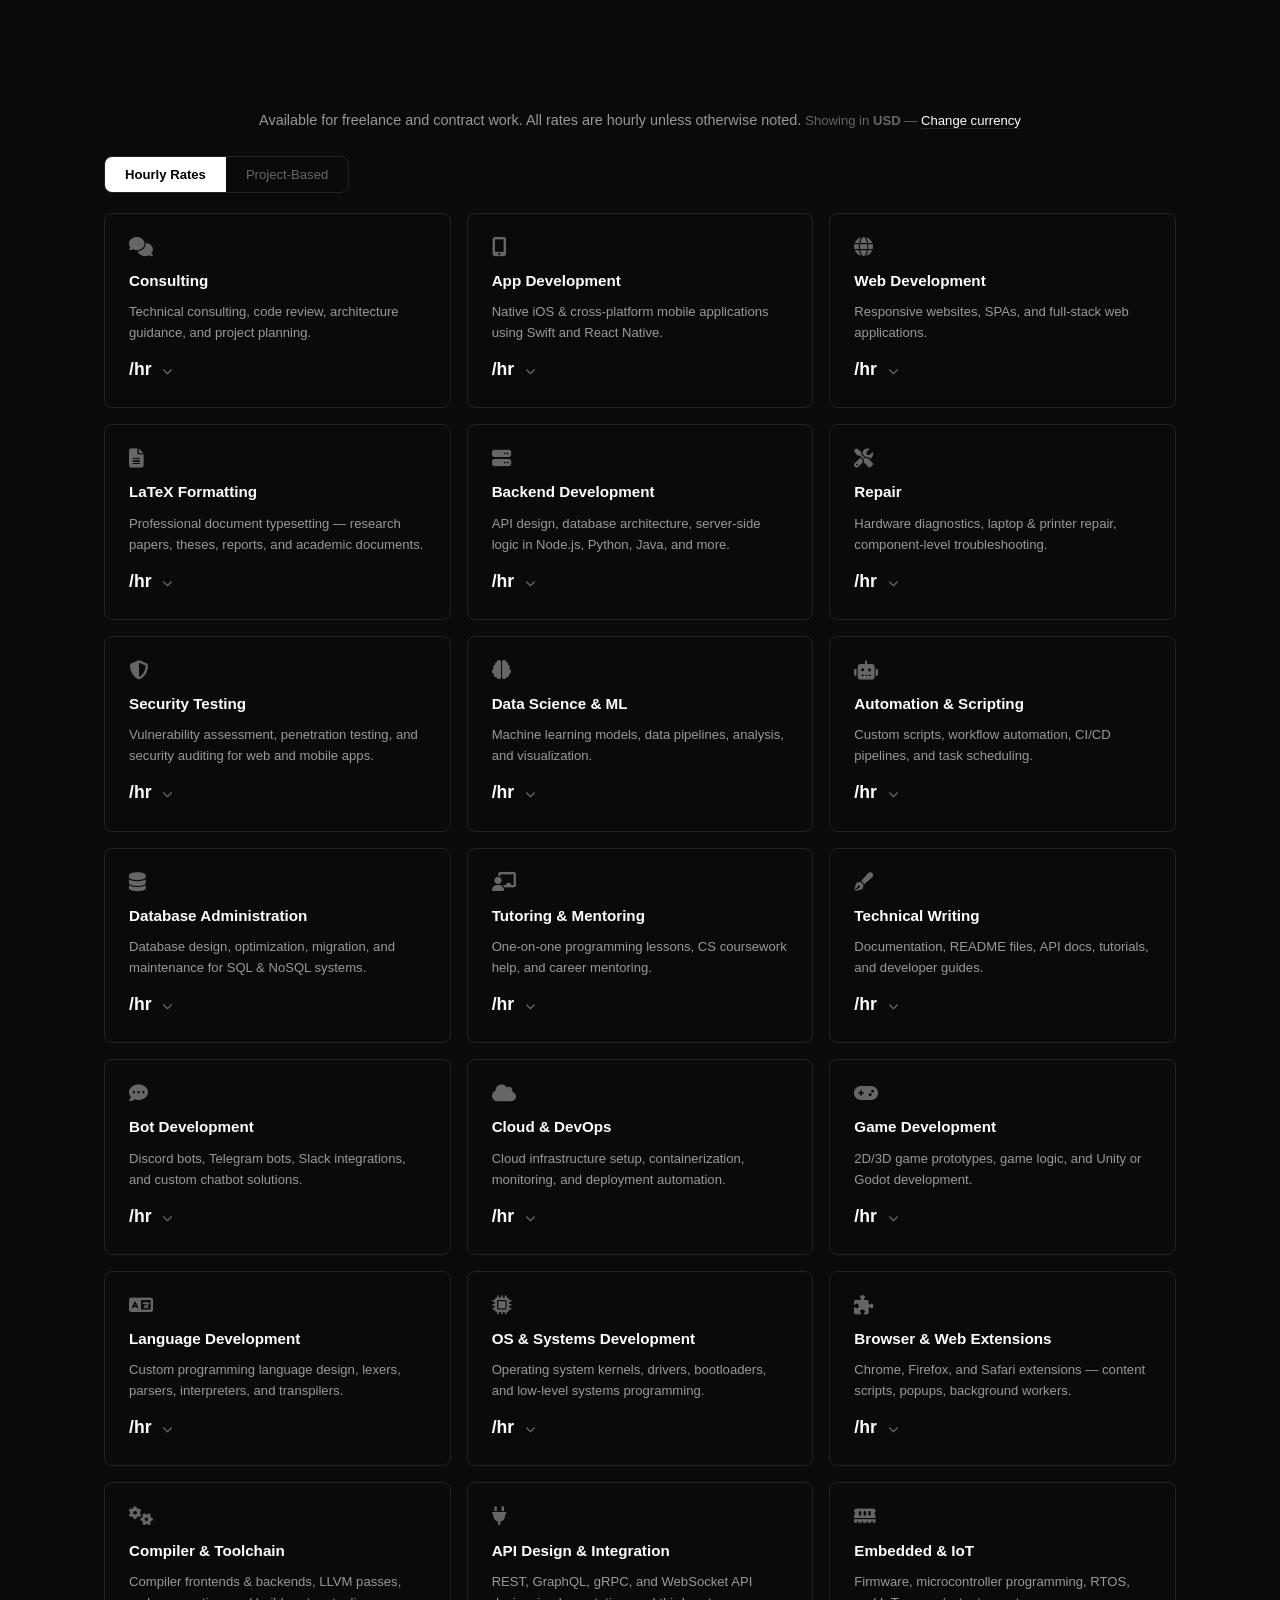
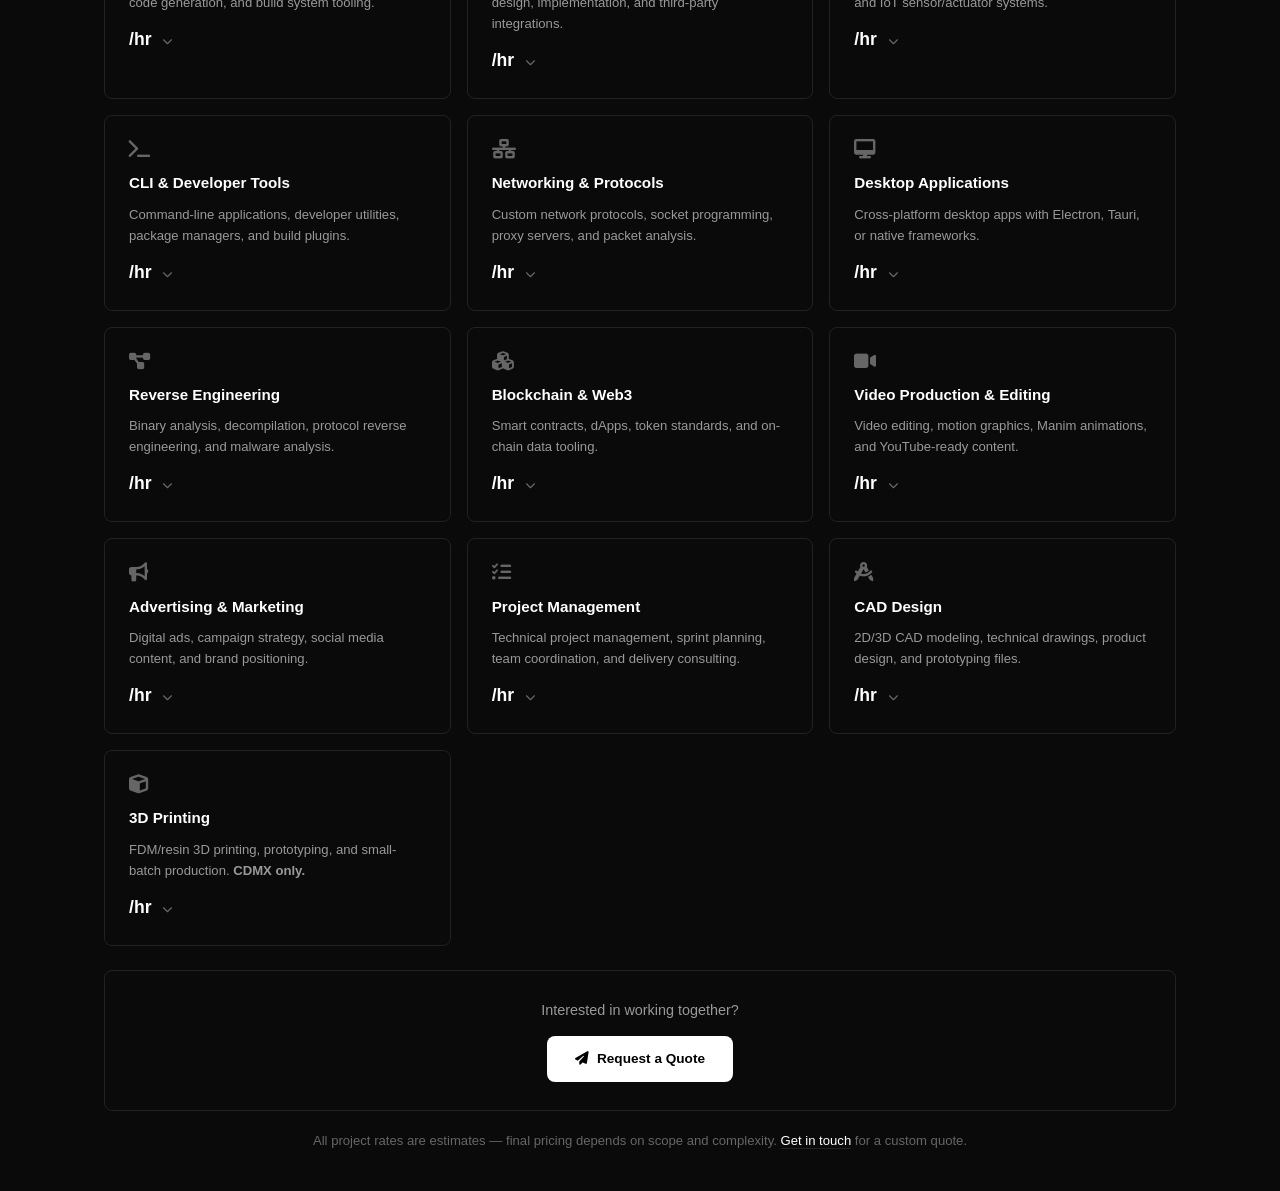
<file: services.html>
<!DOCTYPE html>
<html lang="en">
<head>
  <meta charset="UTF-8">
  <meta name="viewport" content="width=device-width, initial-scale=1.0">
  <title>Services &amp; Rates — NagusameCS</title>
  <link rel="stylesheet" href="assets/css/style.css">
  <link rel="stylesheet" href="https://cdnjs.cloudflare.com/ajax/libs/font-awesome/6.5.1/css/all.min.css">
</head>
<body>
  <section id="contract" class="content-section">
    <div class="container">
      <h2 class="section-title"><span>Services &amp; Rates</span></h2>
        <p class="contract-intro">Available for freelance and contract work. All rates are hourly unless otherwise noted. <span class="currency-note">Showing in <strong id="currency-label">USD</strong> &mdash; <button id="currency-toggle" class="currency-toggle-btn">Change currency</button></span></p>
        <div class="currency-selector" id="currency-selector" style="display:none;">
          <button class="currency-btn active" data-currency="USD">USD $</button>
          <button class="currency-btn" data-currency="EUR">EUR &euro;</button>
          <button class="currency-btn" data-currency="GBP">GBP &pound;</button>
          <button class="currency-btn" data-currency="MXN">MXN $</button>
          <button class="currency-btn" data-currency="JPY">JPY &yen;</button>
          <button class="currency-btn" data-currency="CAD">CAD $</button>
          <button class="currency-btn" data-currency="AUD">AUD $</button>
        </div>
        <div class="rate-type-tabs">
          <button class="rate-tab active" data-tab="hourly">Hourly Rates</button>
          <button class="rate-tab" data-tab="project">Project-Based</button>
        </div>
        <div class="rate-panel active" id="panel-hourly">
        <div class="services-grid">
          <div class="service-card expandable">
            <div class="service-card-header">
              <i class="fas fa-comments"></i>
              <h3>Consulting</h3>
              <p>Technical consulting, code review, architecture guidance, and project planning.</p>
              <span class="service-rate" data-rate="50">/hr <i class="fas fa-chevron-down sub-toggle-icon"></i></span>
            </div>
            <div class="sub-services">
              <div class="sub-service"><span>Code Review</span><span class="service-rate" data-rate="40">/hr</span></div>
              <div class="sub-service"><span>Architecture Review</span><span class="service-rate" data-rate="55">/hr</span></div>
              <div class="sub-service"><span>Technical Advisory</span><span class="service-rate" data-rate="45">/hr</span></div>
              <div class="sub-service"><span>Project Planning</span><span class="service-rate" data-rate="50">/hr</span></div>
            </div>
          </div>
          <div class="service-card expandable">
            <div class="service-card-header">
              <i class="fas fa-mobile-alt"></i>
              <h3>App Development</h3>
              <p>Native iOS &amp; cross-platform mobile applications using Swift and React Native.</p>
              <span class="service-rate" data-rate="60">/hr <i class="fas fa-chevron-down sub-toggle-icon"></i></span>
            </div>
            <div class="sub-services">
              <div class="sub-service"><span>Full Project Development</span><span class="service-rate" data-rate="75">/hr</span></div>
              <div class="sub-service"><span>Full-Stack App</span><span class="service-rate" data-rate="60">/hr</span></div>
              <div class="sub-service"><span>Frontend Only</span><span class="service-rate" data-rate="45">/hr</span></div>
              <div class="sub-service"><span>Backend Only</span><span class="service-rate" data-rate="55">/hr</span></div>
              <div class="sub-service"><span>UI/UX Implementation</span><span class="service-rate" data-rate="40">/hr</span></div>
            </div>
          </div>
          <div class="service-card expandable">
            <div class="service-card-header">
              <i class="fas fa-globe"></i>
              <h3>Web Development</h3>
              <p>Responsive websites, SPAs, and full-stack web applications.</p>
              <span class="service-rate" data-rate="45">/hr <i class="fas fa-chevron-down sub-toggle-icon"></i></span>
            </div>
            <div class="sub-services">
              <div class="sub-service"><span>Full Project Development</span><span class="service-rate" data-rate="65">/hr</span></div>
              <div class="sub-service"><span>Full-Stack</span><span class="service-rate" data-rate="55">/hr</span></div>
              <div class="sub-service"><span>Frontend</span><span class="service-rate" data-rate="40">/hr</span></div>
              <div class="sub-service"><span>Landing Page / Static Site</span><span class="service-rate" data-rate="30">/hr</span></div>
              <div class="sub-service"><span>CMS Integration</span><span class="service-rate" data-rate="35">/hr</span></div>
            </div>
          </div>
          <div class="service-card expandable">
            <div class="service-card-header">
              <i class="fas fa-file-alt"></i>
              <h3>LaTeX Formatting</h3>
              <p>Professional document typesetting &mdash; research papers, theses, reports, and academic documents.</p>
              <span class="service-rate" data-rate="30">/hr <i class="fas fa-chevron-down sub-toggle-icon"></i></span>
            </div>
            <div class="sub-services">
              <div class="sub-service"><span>Template Creation</span><span class="service-rate" data-rate="35">/hr</span></div>
              <div class="sub-service"><span>Math / Technical Typesetting</span><span class="service-rate" data-rate="35">/hr</span></div>
              <div class="sub-service"><span>Document Conversion</span><span class="service-rate" data-rate="25">/hr</span></div>
              <div class="sub-service"><span>Full Thesis / Report Formatting</span><span class="service-rate" data-rate="30">/hr</span></div>
            </div>
          </div>
          <div class="service-card expandable">
            <div class="service-card-header">
              <i class="fas fa-server"></i>
              <h3>Backend Development</h3>
              <p>API design, database architecture, server-side logic in Node.js, Python, Java, and more.</p>
              <span class="service-rate" data-rate="55">/hr <i class="fas fa-chevron-down sub-toggle-icon"></i></span>
            </div>
            <div class="sub-services">
              <div class="sub-service"><span>Full Project Development</span><span class="service-rate" data-rate="70">/hr</span></div>
              <div class="sub-service"><span>API Development</span><span class="service-rate" data-rate="55">/hr</span></div>
              <div class="sub-service"><span>Database Design</span><span class="service-rate" data-rate="50">/hr</span></div>
              <div class="sub-service"><span>Full-Stack</span><span class="service-rate" data-rate="65">/hr</span></div>
              <div class="sub-service"><span>DevOps &amp; Deployment</span><span class="service-rate" data-rate="45">/hr</span></div>
            </div>
          </div>
          <div class="service-card expandable">
            <div class="service-card-header">
              <i class="fas fa-tools"></i>
              <h3>Repair</h3>
              <p>Hardware diagnostics, laptop &amp; printer repair, component-level troubleshooting.</p>
              <span class="service-rate" data-rate="35">/hr <i class="fas fa-chevron-down sub-toggle-icon"></i></span>
            </div>
            <div class="sub-services">
              <div class="sub-service"><span>Diagnostics Only</span><span class="service-rate" data-rate="25">/hr</span></div>
              <div class="sub-service"><span>Hardware Repair</span><span class="service-rate" data-rate="35">/hr</span></div>
              <div class="sub-service"><span>Software Troubleshooting</span><span class="service-rate" data-rate="30">/hr</span></div>
              <div class="sub-service"><span>Data Recovery</span><span class="service-rate" data-rate="45">/hr</span></div>
            </div>
          </div>
          <div class="service-card expandable">
            <div class="service-card-header">
              <i class="fas fa-shield-alt"></i>
              <h3>Security Testing</h3>
              <p>Vulnerability assessment, penetration testing, and security auditing for web and mobile apps.</p>
              <span class="service-rate" data-rate="65">/hr <i class="fas fa-chevron-down sub-toggle-icon"></i></span>
            </div>
            <div class="sub-services">
              <div class="sub-service"><span>Full Penetration Test</span><span class="service-rate" data-rate="75">/hr</span></div>
              <div class="sub-service"><span>Code Security Audit</span><span class="service-rate" data-rate="55">/hr</span></div>
              <div class="sub-service"><span>Vulnerability Scan</span><span class="service-rate" data-rate="45">/hr</span></div>
              <div class="sub-service"><span>Security Consultation</span><span class="service-rate" data-rate="50">/hr</span></div>
            </div>
          </div>
          <div class="service-card expandable">
            <div class="service-card-header">
              <i class="fas fa-brain"></i>
              <h3>Data Science &amp; ML</h3>
              <p>Machine learning models, data pipelines, analysis, and visualization.</p>
              <span class="service-rate" data-rate="65">/hr <i class="fas fa-chevron-down sub-toggle-icon"></i></span>
            </div>
            <div class="sub-services">
              <div class="sub-service"><span>Model Training &amp; Tuning</span><span class="service-rate" data-rate="70">/hr</span></div>
              <div class="sub-service"><span>Data Analysis &amp; Viz</span><span class="service-rate" data-rate="55">/hr</span></div>
              <div class="sub-service"><span>Pipeline Development</span><span class="service-rate" data-rate="60">/hr</span></div>
              <div class="sub-service"><span>NLP / Computer Vision</span><span class="service-rate" data-rate="75">/hr</span></div>
            </div>
          </div>
          <div class="service-card expandable">
            <div class="service-card-header">
              <i class="fas fa-robot"></i>
              <h3>Automation &amp; Scripting</h3>
              <p>Custom scripts, workflow automation, CI/CD pipelines, and task scheduling.</p>
              <span class="service-rate" data-rate="45">/hr <i class="fas fa-chevron-down sub-toggle-icon"></i></span>
            </div>
            <div class="sub-services">
              <div class="sub-service"><span>CI/CD Setup</span><span class="service-rate" data-rate="50">/hr</span></div>
              <div class="sub-service"><span>Shell / Python Scripting</span><span class="service-rate" data-rate="40">/hr</span></div>
              <div class="sub-service"><span>Workflow Automation</span><span class="service-rate" data-rate="45">/hr</span></div>
              <div class="sub-service"><span>Web Scraping</span><span class="service-rate" data-rate="35">/hr</span></div>
            </div>
          </div>
          <div class="service-card expandable">
            <div class="service-card-header">
              <i class="fas fa-database"></i>
              <h3>Database Administration</h3>
              <p>Database design, optimization, migration, and maintenance for SQL &amp; NoSQL systems.</p>
              <span class="service-rate" data-rate="50">/hr <i class="fas fa-chevron-down sub-toggle-icon"></i></span>
            </div>
            <div class="sub-services">
              <div class="sub-service"><span>Schema Design</span><span class="service-rate" data-rate="50">/hr</span></div>
              <div class="sub-service"><span>Query Optimization</span><span class="service-rate" data-rate="55">/hr</span></div>
              <div class="sub-service"><span>Migration &amp; ETL</span><span class="service-rate" data-rate="50">/hr</span></div>
              <div class="sub-service"><span>Backup &amp; Recovery</span><span class="service-rate" data-rate="40">/hr</span></div>
            </div>
          </div>
          <div class="service-card expandable">
            <div class="service-card-header">
              <i class="fas fa-chalkboard-teacher"></i>
              <h3>Tutoring &amp; Mentoring</h3>
              <p>One-on-one programming lessons, CS coursework help, and career mentoring.</p>
              <span class="service-rate" data-rate="35">/hr <i class="fas fa-chevron-down sub-toggle-icon"></i></span>
            </div>
            <div class="sub-services">
              <div class="sub-service"><span>Programming Lessons</span><span class="service-rate" data-rate="35">/hr</span></div>
              <div class="sub-service"><span>CS Coursework Help</span><span class="service-rate" data-rate="30">/hr</span></div>
              <div class="sub-service"><span>Interview Prep</span><span class="service-rate" data-rate="40">/hr</span></div>
              <div class="sub-service"><span>Career Mentoring</span><span class="service-rate" data-rate="35">/hr</span></div>
            </div>
          </div>
          <div class="service-card expandable">
            <div class="service-card-header">
              <i class="fas fa-pen-fancy"></i>
              <h3>Technical Writing</h3>
              <p>Documentation, README files, API docs, tutorials, and developer guides.</p>
              <span class="service-rate" data-rate="35">/hr <i class="fas fa-chevron-down sub-toggle-icon"></i></span>
            </div>
            <div class="sub-services">
              <div class="sub-service"><span>API Documentation</span><span class="service-rate" data-rate="40">/hr</span></div>
              <div class="sub-service"><span>README / Guides</span><span class="service-rate" data-rate="30">/hr</span></div>
              <div class="sub-service"><span>Tutorial Writing</span><span class="service-rate" data-rate="35">/hr</span></div>
              <div class="sub-service"><span>Technical Blog Posts</span><span class="service-rate" data-rate="30">/hr</span></div>
            </div>
          </div>
          <div class="service-card expandable">
            <div class="service-card-header">
              <i class="fas fa-comment-dots"></i>
              <h3>Bot Development</h3>
              <p>Discord bots, Telegram bots, Slack integrations, and custom chatbot solutions.</p>
              <span class="service-rate" data-rate="45">/hr <i class="fas fa-chevron-down sub-toggle-icon"></i></span>
            </div>
            <div class="sub-services">
              <div class="sub-service"><span>Discord Bot</span><span class="service-rate" data-rate="45">/hr</span></div>
              <div class="sub-service"><span>Telegram Bot</span><span class="service-rate" data-rate="40">/hr</span></div>
              <div class="sub-service"><span>Slack Integration</span><span class="service-rate" data-rate="45">/hr</span></div>
              <div class="sub-service"><span>AI Chatbot</span><span class="service-rate" data-rate="55">/hr</span></div>
            </div>
          </div>
          <div class="service-card expandable">
            <div class="service-card-header">
              <i class="fas fa-cloud"></i>
              <h3>Cloud &amp; DevOps</h3>
              <p>Cloud infrastructure setup, containerization, monitoring, and deployment automation.</p>
              <span class="service-rate" data-rate="55">/hr <i class="fas fa-chevron-down sub-toggle-icon"></i></span>
            </div>
            <div class="sub-services">
              <div class="sub-service"><span>Docker / Containers</span><span class="service-rate" data-rate="50">/hr</span></div>
              <div class="sub-service"><span>AWS / GCP / Azure</span><span class="service-rate" data-rate="60">/hr</span></div>
              <div class="sub-service"><span>Monitoring Setup</span><span class="service-rate" data-rate="45">/hr</span></div>
              <div class="sub-service"><span>Infrastructure as Code</span><span class="service-rate" data-rate="55">/hr</span></div>
            </div>
          </div>
          <div class="service-card expandable">
            <div class="service-card-header">
              <i class="fas fa-gamepad"></i>
              <h3>Game Development</h3>
              <p>2D/3D game prototypes, game logic, and Unity or Godot development.</p>
              <span class="service-rate" data-rate="55">/hr <i class="fas fa-chevron-down sub-toggle-icon"></i></span>
            </div>
            <div class="sub-services">
              <div class="sub-service"><span>Prototype / MVP</span><span class="service-rate" data-rate="55">/hr</span></div>
              <div class="sub-service"><span>Game Logic &amp; Scripting</span><span class="service-rate" data-rate="50">/hr</span></div>
              <div class="sub-service"><span>UI / HUD Design</span><span class="service-rate" data-rate="40">/hr</span></div>
              <div class="sub-service"><span>Multiplayer Networking</span><span class="service-rate" data-rate="65">/hr</span></div>
            </div>
          </div>
          <div class="service-card expandable">
            <div class="service-card-header">
              <i class="fas fa-language"></i>
              <h3>Language Development</h3>
              <p>Custom programming language design, lexers, parsers, interpreters, and transpilers.</p>
              <span class="service-rate" data-rate="75">/hr <i class="fas fa-chevron-down sub-toggle-icon"></i></span>
            </div>
            <div class="sub-services">
              <div class="sub-service"><span>Language Design &amp; Spec</span><span class="service-rate" data-rate="75">/hr</span></div>
              <div class="sub-service"><span>Lexer / Parser</span><span class="service-rate" data-rate="70">/hr</span></div>
              <div class="sub-service"><span>Interpreter / VM</span><span class="service-rate" data-rate="80">/hr</span></div>
              <div class="sub-service"><span>Transpiler</span><span class="service-rate" data-rate="65">/hr</span></div>
              <div class="sub-service"><span>DSL (Domain-Specific Language)</span><span class="service-rate" data-rate="60">/hr</span></div>
            </div>
          </div>
          <div class="service-card expandable">
            <div class="service-card-header">
              <i class="fas fa-microchip"></i>
              <h3>OS &amp; Systems Development</h3>
              <p>Operating system kernels, drivers, bootloaders, and low-level systems programming.</p>
              <span class="service-rate" data-rate="80">/hr <i class="fas fa-chevron-down sub-toggle-icon"></i></span>
            </div>
            <div class="sub-services">
              <div class="sub-service"><span>Kernel Development</span><span class="service-rate" data-rate="85">/hr</span></div>
              <div class="sub-service"><span>Driver Development</span><span class="service-rate" data-rate="80">/hr</span></div>
              <div class="sub-service"><span>Bootloader / Init</span><span class="service-rate" data-rate="75">/hr</span></div>
              <div class="sub-service"><span>Filesystem Implementation</span><span class="service-rate" data-rate="70">/hr</span></div>
              <div class="sub-service"><span>Systems Consulting</span><span class="service-rate" data-rate="65">/hr</span></div>
            </div>
          </div>
          <div class="service-card expandable">
            <div class="service-card-header">
              <i class="fas fa-puzzle-piece"></i>
              <h3>Browser &amp; Web Extensions</h3>
              <p>Chrome, Firefox, and Safari extensions &mdash; content scripts, popups, background workers.</p>
              <span class="service-rate" data-rate="50">/hr <i class="fas fa-chevron-down sub-toggle-icon"></i></span>
            </div>
            <div class="sub-services">
              <div class="sub-service"><span>Chrome Extension</span><span class="service-rate" data-rate="50">/hr</span></div>
              <div class="sub-service"><span>Firefox Add-on</span><span class="service-rate" data-rate="50">/hr</span></div>
              <div class="sub-service"><span>Safari Extension</span><span class="service-rate" data-rate="55">/hr</span></div>
              <div class="sub-service"><span>Cross-Browser Port</span><span class="service-rate" data-rate="45">/hr</span></div>
              <div class="sub-service"><span>Extension Maintenance</span><span class="service-rate" data-rate="35">/hr</span></div>
            </div>
          </div>
          <div class="service-card expandable">
            <div class="service-card-header">
              <i class="fas fa-cogs"></i>
              <h3>Compiler &amp; Toolchain</h3>
              <p>Compiler frontends &amp; backends, LLVM passes, code generation, and build system tooling.</p>
              <span class="service-rate" data-rate="80">/hr <i class="fas fa-chevron-down sub-toggle-icon"></i></span>
            </div>
            <div class="sub-services">
              <div class="sub-service"><span>LLVM Pass / Backend</span><span class="service-rate" data-rate="85">/hr</span></div>
              <div class="sub-service"><span>Code Generation</span><span class="service-rate" data-rate="80">/hr</span></div>
              <div class="sub-service"><span>Build System (CMake / Meson)</span><span class="service-rate" data-rate="55">/hr</span></div>
              <div class="sub-service"><span>Static Analysis Tool</span><span class="service-rate" data-rate="70">/hr</span></div>
            </div>
          </div>
          <div class="service-card expandable">
            <div class="service-card-header">
              <i class="fas fa-plug"></i>
              <h3>API Design &amp; Integration</h3>
              <p>REST, GraphQL, gRPC, and WebSocket API design, implementation, and third-party integrations.</p>
              <span class="service-rate" data-rate="55">/hr <i class="fas fa-chevron-down sub-toggle-icon"></i></span>
            </div>
            <div class="sub-services">
              <div class="sub-service"><span>REST API</span><span class="service-rate" data-rate="50">/hr</span></div>
              <div class="sub-service"><span>GraphQL API</span><span class="service-rate" data-rate="55">/hr</span></div>
              <div class="sub-service"><span>gRPC / Protobuf</span><span class="service-rate" data-rate="60">/hr</span></div>
              <div class="sub-service"><span>WebSocket Services</span><span class="service-rate" data-rate="55">/hr</span></div>
              <div class="sub-service"><span>Third-Party Integration</span><span class="service-rate" data-rate="45">/hr</span></div>
            </div>
          </div>
          <div class="service-card expandable">
            <div class="service-card-header">
              <i class="fas fa-memory"></i>
              <h3>Embedded &amp; IoT</h3>
              <p>Firmware, microcontroller programming, RTOS, and IoT sensor/actuator systems.</p>
              <span class="service-rate" data-rate="65">/hr <i class="fas fa-chevron-down sub-toggle-icon"></i></span>
            </div>
            <div class="sub-services">
              <div class="sub-service"><span>Firmware Development</span><span class="service-rate" data-rate="70">/hr</span></div>
              <div class="sub-service"><span>Arduino / ESP32</span><span class="service-rate" data-rate="55">/hr</span></div>
              <div class="sub-service"><span>RTOS Integration</span><span class="service-rate" data-rate="70">/hr</span></div>
              <div class="sub-service"><span>Sensor / Actuator Systems</span><span class="service-rate" data-rate="60">/hr</span></div>
            </div>
          </div>
          <div class="service-card expandable">
            <div class="service-card-header">
              <i class="fas fa-terminal"></i>
              <h3>CLI &amp; Developer Tools</h3>
              <p>Command-line applications, developer utilities, package managers, and build plugins.</p>
              <span class="service-rate" data-rate="50">/hr <i class="fas fa-chevron-down sub-toggle-icon"></i></span>
            </div>
            <div class="sub-services">
              <div class="sub-service"><span>CLI Application</span><span class="service-rate" data-rate="50">/hr</span></div>
              <div class="sub-service"><span>VS Code Extension</span><span class="service-rate" data-rate="50">/hr</span></div>
              <div class="sub-service"><span>npm / PyPI Package</span><span class="service-rate" data-rate="45">/hr</span></div>
              <div class="sub-service"><span>Linter / Formatter</span><span class="service-rate" data-rate="55">/hr</span></div>
            </div>
          </div>
          <div class="service-card expandable">
            <div class="service-card-header">
              <i class="fas fa-network-wired"></i>
              <h3>Networking &amp; Protocols</h3>
              <p>Custom network protocols, socket programming, proxy servers, and packet analysis.</p>
              <span class="service-rate" data-rate="65">/hr <i class="fas fa-chevron-down sub-toggle-icon"></i></span>
            </div>
            <div class="sub-services">
              <div class="sub-service"><span>Custom Protocol Design</span><span class="service-rate" data-rate="70">/hr</span></div>
              <div class="sub-service"><span>Socket Programming</span><span class="service-rate" data-rate="60">/hr</span></div>
              <div class="sub-service"><span>Proxy / Tunnel Server</span><span class="service-rate" data-rate="65">/hr</span></div>
              <div class="sub-service"><span>Packet Analysis</span><span class="service-rate" data-rate="60">/hr</span></div>
            </div>
          </div>
          <div class="service-card expandable">
            <div class="service-card-header">
              <i class="fas fa-desktop"></i>
              <h3>Desktop Applications</h3>
              <p>Cross-platform desktop apps with Electron, Tauri, or native frameworks.</p>
              <span class="service-rate" data-rate="55">/hr <i class="fas fa-chevron-down sub-toggle-icon"></i></span>
            </div>
            <div class="sub-services">
              <div class="sub-service"><span>Electron App</span><span class="service-rate" data-rate="55">/hr</span></div>
              <div class="sub-service"><span>Tauri App</span><span class="service-rate" data-rate="55">/hr</span></div>
              <div class="sub-service"><span>Native macOS / Windows</span><span class="service-rate" data-rate="65">/hr</span></div>
              <div class="sub-service"><span>System Tray / Menu Bar</span><span class="service-rate" data-rate="45">/hr</span></div>
            </div>
          </div>
          <div class="service-card expandable">
            <div class="service-card-header">
              <i class="fas fa-project-diagram"></i>
              <h3>Reverse Engineering</h3>
              <p>Binary analysis, decompilation, protocol reverse engineering, and malware analysis.</p>
              <span class="service-rate" data-rate="75">/hr <i class="fas fa-chevron-down sub-toggle-icon"></i></span>
            </div>
            <div class="sub-services">
              <div class="sub-service"><span>Binary / Disassembly</span><span class="service-rate" data-rate="80">/hr</span></div>
              <div class="sub-service"><span>Protocol RE</span><span class="service-rate" data-rate="75">/hr</span></div>
              <div class="sub-service"><span>Malware Analysis</span><span class="service-rate" data-rate="85">/hr</span></div>
              <div class="sub-service"><span>Firmware Extraction</span><span class="service-rate" data-rate="70">/hr</span></div>
            </div>
          </div>
          <div class="service-card expandable">
            <div class="service-card-header">
              <i class="fas fa-cubes"></i>
              <h3>Blockchain &amp; Web3</h3>
              <p>Smart contracts, dApps, token standards, and on-chain data tooling.</p>
              <span class="service-rate" data-rate="70">/hr <i class="fas fa-chevron-down sub-toggle-icon"></i></span>
            </div>
            <div class="sub-services">
              <div class="sub-service"><span>Smart Contract (Solidity)</span><span class="service-rate" data-rate="70">/hr</span></div>
              <div class="sub-service"><span>dApp Frontend</span><span class="service-rate" data-rate="60">/hr</span></div>
              <div class="sub-service"><span>Token / NFT Standard</span><span class="service-rate" data-rate="65">/hr</span></div>
              <div class="sub-service"><span>On-Chain Analytics</span><span class="service-rate" data-rate="55">/hr</span></div>
            </div>
          </div>
          <div class="service-card expandable">
            <div class="service-card-header">
              <i class="fas fa-video"></i>
              <h3>Video Production &amp; Editing</h3>
              <p>Video editing, motion graphics, Manim animations, and YouTube-ready content.</p>
              <span class="service-rate" data-rate="50">/hr <i class="fas fa-chevron-down sub-toggle-icon"></i></span>
            </div>
            <div class="sub-services">
              <div class="sub-service"><span>Manim Animation</span><span class="service-rate" data-rate="55">/hr</span></div>
              <div class="sub-service"><span>Video Editing</span><span class="service-rate" data-rate="45">/hr</span></div>
              <div class="sub-service"><span>Motion Graphics</span><span class="service-rate" data-rate="55">/hr</span></div>
              <div class="sub-service"><span>Explainer / Tutorial Video</span><span class="service-rate" data-rate="50">/hr</span></div>
            </div>
          </div>
          <div class="service-card expandable">
            <div class="service-card-header">
              <i class="fas fa-bullhorn"></i>
              <h3>Advertising &amp; Marketing</h3>
              <p>Digital ads, campaign strategy, social media content, and brand positioning.</p>
              <span class="service-rate" data-rate="50">/hr <i class="fas fa-chevron-down sub-toggle-icon"></i></span>
            </div>
            <div class="sub-services">
              <div class="sub-service"><span>Ad Campaign Strategy</span><span class="service-rate" data-rate="55">/hr</span></div>
              <div class="sub-service"><span>Social Media Content</span><span class="service-rate" data-rate="40">/hr</span></div>
              <div class="sub-service"><span>Brand / Visual Identity</span><span class="service-rate" data-rate="50">/hr</span></div>
              <div class="sub-service"><span>Analytics &amp; Optimization</span><span class="service-rate" data-rate="45">/hr</span></div>
            </div>
          </div>
          <div class="service-card expandable">
            <div class="service-card-header">
              <i class="fas fa-tasks"></i>
              <h3>Project Management</h3>
              <p>Technical project management, sprint planning, team coordination, and delivery consulting.</p>
              <span class="service-rate" data-rate="55">/hr <i class="fas fa-chevron-down sub-toggle-icon"></i></span>
            </div>
            <div class="sub-services">
              <div class="sub-service"><span>Sprint / Agile Planning</span><span class="service-rate" data-rate="55">/hr</span></div>
              <div class="sub-service"><span>Roadmap &amp; Strategy</span><span class="service-rate" data-rate="60">/hr</span></div>
              <div class="sub-service"><span>Team Coordination</span><span class="service-rate" data-rate="50">/hr</span></div>
              <div class="sub-service"><span>Delivery Consulting</span><span class="service-rate" data-rate="50">/hr</span></div>
            </div>
          </div>
          <div class="service-card expandable">
            <div class="service-card-header">
              <i class="fas fa-drafting-compass"></i>
              <h3>CAD Design</h3>
              <p>2D/3D CAD modeling, technical drawings, product design, and prototyping files.</p>
              <span class="service-rate" data-rate="50">/hr <i class="fas fa-chevron-down sub-toggle-icon"></i></span>
            </div>
            <div class="sub-services">
              <div class="sub-service"><span>3D Modeling</span><span class="service-rate" data-rate="55">/hr</span></div>
              <div class="sub-service"><span>Technical Drawings</span><span class="service-rate" data-rate="45">/hr</span></div>
              <div class="sub-service"><span>Product / Enclosure Design</span><span class="service-rate" data-rate="55">/hr</span></div>
              <div class="sub-service"><span>Print-Ready File Prep</span><span class="service-rate" data-rate="40">/hr</span></div>
            </div>
          </div>
          <div class="service-card expandable">
            <div class="service-card-header">
              <i class="fas fa-cube"></i>
              <h3>3D Printing</h3>
              <p>FDM/resin 3D printing, prototyping, and small-batch production. <strong>CDMX only.</strong></p>
              <span class="service-rate" data-rate="35">/hr <i class="fas fa-chevron-down sub-toggle-icon"></i></span>
            </div>
            <div class="sub-services">
              <div class="sub-service"><span>FDM Printing</span><span class="service-rate" data-rate="30">/hr</span></div>
              <div class="sub-service"><span>Resin Printing</span><span class="service-rate" data-rate="40">/hr</span></div>
              <div class="sub-service"><span>Post-Processing &amp; Finishing</span><span class="service-rate" data-rate="30">/hr</span></div>
              <div class="sub-service"><span>Prototyping Consultation</span><span class="service-rate" data-rate="35">/hr</span></div>
            </div>
          </div>
        </div>
        </div>
        <div class="rate-panel" id="panel-project">
          <div class="project-rates-grid">
            <div class="project-rate-card">
              <i class="fas fa-globe"></i>
              <h3>Landing Page / Static Site</h3>
              <p>Single-page site, portfolio, or marketing page with responsive design.</p>
              <div class="project-price"><span class="service-rate" data-rate="300" data-flat="true"></span><span class="project-label">flat rate</span></div>
              <ul class="project-includes">
                <li>Responsive design</li>
                <li>Up to 3 pages</li>
                <li>1 round of revisions</li>
              </ul>
            </div>
            <div class="project-rate-card">
              <i class="fas fa-code"></i>
              <h3>Full-Stack Web App</h3>
              <p>Complete web application with frontend, backend, database, and deployment.</p>
              <div class="project-price"><span class="service-rate" data-rate="2500" data-flat="true"></span><span class="project-label">starting at</span></div>
              <ul class="project-includes">
                <li>Frontend &amp; backend</li>
                <li>Database setup</li>
                <li>Auth &amp; deployment</li>
                <li>2 rounds of revisions</li>
              </ul>
            </div>
            <div class="project-rate-card">
              <i class="fas fa-mobile-alt"></i>
              <h3>Mobile App</h3>
              <p>Native or cross-platform mobile application from concept to App Store.</p>
              <div class="project-price"><span class="service-rate" data-rate="3500" data-flat="true"></span><span class="project-label">starting at</span></div>
              <ul class="project-includes">
                <li>iOS or cross-platform</li>
                <li>API integration</li>
                <li>App Store submission</li>
                <li>2 rounds of revisions</li>
              </ul>
            </div>
            <div class="project-rate-card">
              <i class="fas fa-shield-alt"></i>
              <h3>Security Audit</h3>
              <p>Comprehensive security review of an existing application or codebase.</p>
              <div class="project-price"><span class="service-rate" data-rate="800" data-flat="true"></span><span class="project-label">starting at</span></div>
              <ul class="project-includes">
                <li>Vulnerability report</li>
                <li>Code review</li>
                <li>Remediation guidance</li>
              </ul>
            </div>
            <div class="project-rate-card">
              <i class="fas fa-server"></i>
              <h3>API / Backend System</h3>
              <p>RESTful or GraphQL API with database, auth, and documentation.</p>
              <div class="project-price"><span class="service-rate" data-rate="1500" data-flat="true"></span><span class="project-label">starting at</span></div>
              <ul class="project-includes">
                <li>API design &amp; docs</li>
                <li>Database architecture</li>
                <li>Auth integration</li>
                <li>Deployment config</li>
              </ul>
            </div>
            <div class="project-rate-card">
              <i class="fas fa-file-alt"></i>
              <h3>LaTeX Document</h3>
              <p>Professionally typeset thesis, report, or academic paper.</p>
              <div class="project-price"><span class="service-rate" data-rate="150" data-flat="true"></span><span class="project-label">starting at</span></div>
              <ul class="project-includes">
                <li>Up to 50 pages</li>
                <li>Bibliography formatting</li>
                <li>1 round of revisions</li>
              </ul>
            </div>
            <div class="project-rate-card">
              <i class="fas fa-robot"></i>
              <h3>Bot / Automation</h3>
              <p>Custom Discord, Telegram, or Slack bot with hosting setup.</p>
              <div class="project-price"><span class="service-rate" data-rate="400" data-flat="true"></span><span class="project-label">starting at</span></div>
              <ul class="project-includes">
                <li>Custom commands</li>
                <li>API integrations</li>
                <li>Hosting &amp; deployment</li>
                <li>1 round of revisions</li>
              </ul>
            </div>
            <div class="project-rate-card">
              <i class="fas fa-brain"></i>
              <h3>ML Model / Data Pipeline</h3>
              <p>Trained machine learning model or automated data processing pipeline.</p>
              <div class="project-price"><span class="service-rate" data-rate="2000" data-flat="true"></span><span class="project-label">starting at</span></div>
              <ul class="project-includes">
                <li>Data preprocessing</li>
                <li>Model training &amp; eval</li>
                <li>Deployment-ready output</li>
                <li>Documentation</li>
              </ul>
            </div>
            <div class="project-rate-card">
              <i class="fas fa-cloud"></i>
              <h3>Cloud Infrastructure</h3>
              <p>Full cloud environment setup with CI/CD, monitoring, and IaC.</p>
              <div class="project-price"><span class="service-rate" data-rate="1200" data-flat="true"></span><span class="project-label">starting at</span></div>
              <ul class="project-includes">
                <li>Cloud provider setup</li>
                <li>CI/CD pipeline</li>
                <li>Monitoring &amp; alerts</li>
                <li>IaC templates</li>
              </ul>
            </div>
            <div class="project-rate-card">
              <i class="fas fa-gamepad"></i>
              <h3>Game Prototype</h3>
              <p>Playable 2D/3D game prototype with core mechanics and basic art.</p>
              <div class="project-price"><span class="service-rate" data-rate="1800" data-flat="true"></span><span class="project-label">starting at</span></div>
              <ul class="project-includes">
                <li>Core gameplay loop</li>
                <li>Basic UI / HUD</li>
                <li>Placeholder art</li>
                <li>Build for 1 platform</li>
              </ul>
            </div>
            <div class="project-rate-card">
              <i class="fas fa-language"></i>
              <h3>Custom Programming Language</h3>
              <p>Full language with lexer, parser, interpreter or compiler, and documentation.</p>
              <div class="project-price"><span class="service-rate" data-rate="5000" data-flat="true"></span><span class="project-label">starting at</span></div>
              <ul class="project-includes">
                <li>Language specification</li>
                <li>Lexer &amp; parser</li>
                <li>Interpreter or compiler</li>
                <li>Standard library basics</li>
              </ul>
            </div>
            <div class="project-rate-card">
              <i class="fas fa-puzzle-piece"></i>
              <h3>Browser Extension</h3>
              <p>Chrome or Firefox extension with UI, background logic, and store listing.</p>
              <div class="project-price"><span class="service-rate" data-rate="600" data-flat="true"></span><span class="project-label">starting at</span></div>
              <ul class="project-includes">
                <li>Popup &amp; content scripts</li>
                <li>Background service worker</li>
                <li>Store-ready package</li>
                <li>1 round of revisions</li>
              </ul>
            </div>
            <div class="project-rate-card">
              <i class="fas fa-microchip"></i>
              <h3>OS Kernel / Bootloader</h3>
              <p>Minimal operating system kernel or bootloader with documentation.</p>
              <div class="project-price"><span class="service-rate" data-rate="6000" data-flat="true"></span><span class="project-label">starting at</span></div>
              <ul class="project-includes">
                <li>Boot sequence</li>
                <li>Memory management</li>
                <li>Process scheduling</li>
                <li>Documentation</li>
              </ul>
            </div>
            <div class="project-rate-card">
              <i class="fas fa-terminal"></i>
              <h3>CLI Tool / Dev Utility</h3>
              <p>Published command-line tool or developer package (npm, PyPI, crates.io).</p>
              <div class="project-price"><span class="service-rate" data-rate="500" data-flat="true"></span><span class="project-label">starting at</span></div>
              <ul class="project-includes">
                <li>Core functionality</li>
                <li>Tests &amp; CI</li>
                <li>Package registry publish</li>
                <li>README &amp; docs</li>
              </ul>
            </div>
            <div class="project-rate-card">
              <i class="fas fa-desktop"></i>
              <h3>Desktop Application</h3>
              <p>Cross-platform desktop app with Electron or Tauri, installer included.</p>
              <div class="project-price"><span class="service-rate" data-rate="2000" data-flat="true"></span><span class="project-label">starting at</span></div>
              <ul class="project-includes">
                <li>Cross-platform build</li>
                <li>Native OS integration</li>
                <li>Auto-updater</li>
                <li>2 rounds of revisions</li>
              </ul>
            </div>
            <div class="project-rate-card">
              <i class="fas fa-memory"></i>
              <h3>Embedded / IoT System</h3>
              <p>Firmware and IoT solution with sensor integration and communication.</p>
              <div class="project-price"><span class="service-rate" data-rate="1500" data-flat="true"></span><span class="project-label">starting at</span></div>
              <ul class="project-includes">
                <li>Firmware development</li>
                <li>Sensor integration</li>
                <li>Wireless communication</li>
                <li>Documentation</li>
              </ul>
            </div>
            <div class="project-rate-card">
              <i class="fas fa-cubes"></i>
              <h3>Smart Contract / dApp</h3>
              <p>Solidity smart contract with testing, frontend, and deployment.</p>
              <div class="project-price"><span class="service-rate" data-rate="2500" data-flat="true"></span><span class="project-label">starting at</span></div>
              <ul class="project-includes">
                <li>Contract development</li>
                <li>Test suite</li>
                <li>Frontend integration</li>
                <li>Mainnet deployment</li>
              </ul>
            </div>
            <div class="project-rate-card">
              <i class="fas fa-video"></i>
              <h3>Manim / Explainer Video</h3>
              <p>Animated math or CS explainer video using Manim with voiceover-ready output.</p>
              <div class="project-price"><span class="service-rate" data-rate="600" data-flat="true"></span><span class="project-label">starting at</span></div>
              <ul class="project-includes">
                <li>Manim animation</li>
                <li>Script &amp; storyboard</li>
                <li>Up to 5 minutes</li>
                <li>1 round of revisions</li>
              </ul>
            </div>
            <div class="project-rate-card">
              <i class="fas fa-bullhorn"></i>
              <h3>Ad Campaign Package</h3>
              <p>Full digital ad campaign with creative assets, targeting strategy, and analytics.</p>
              <div class="project-price"><span class="service-rate" data-rate="800" data-flat="true"></span><span class="project-label">starting at</span></div>
              <ul class="project-includes">
                <li>Campaign strategy</li>
                <li>Creative assets</li>
                <li>Platform setup</li>
                <li>Performance report</li>
              </ul>
            </div>
            <div class="project-rate-card">
              <i class="fas fa-drafting-compass"></i>
              <h3>CAD Model / Technical Drawing</h3>
              <p>Production-ready 3D model or technical drawing package.</p>
              <div class="project-price"><span class="service-rate" data-rate="400" data-flat="true"></span><span class="project-label">starting at</span></div>
              <ul class="project-includes">
                <li>3D model (STEP / STL)</li>
                <li>Technical drawings</li>
                <li>Print-ready export</li>
                <li>1 round of revisions</li>
              </ul>
            </div>
            <div class="project-rate-card">
              <i class="fas fa-cube"></i>
              <h3>3D Print Run <small>(CDMX)</small></h3>
              <p>3D printed prototype or small batch with post-processing. Mexico City only.</p>
              <div class="project-price"><span class="service-rate" data-rate="100" data-flat="true"></span><span class="project-label">starting at</span></div>
              <ul class="project-includes">
                <li>File prep &amp; slicing</li>
                <li>FDM or resin print</li>
                <li>Post-processing</li>
                <li>Local pickup / delivery</li>
              </ul>
            </div>
          </div>
        </div>
        <div class="contract-cta">
          <p>Interested in working together?</p>
          <a href="mailto:nagusamecs@gmail.com?subject=Contract%20Inquiry&body=Hi%2C%20I'm%20interested%20in%20your%20services.%0A%0AService%3A%20%0ABudget%3A%20%0ATimeline%3A%20%0ADetails%3A%20" class="cta-btn"><i class="fas fa-paper-plane"></i> Request a Quote</a>
        </div>
        <p class="contract-note">All project rates are estimates &mdash; final pricing depends on scope and complexity. <a href="mailto:nagusamecs@gmail.com">Get in touch</a> for a custom quote.</p>
    </div>
  </section>

  <script src="assets/js/app.js"></script>
</body>
</html>
</file>
<file: assets/css/style.css>
/* ===== RESET & BASE ===== */
*, *::before, *::after { margin: 0; padding: 0; box-sizing: border-box; }

:root {
  --bg-primary: #000000;
  --bg-secondary: #0a0a0a;
  --bg-tertiary: #141414;
  --bg-card: #0a0a0a;
  --border: #222222;
  --text-primary: #ffffff;
  --text-secondary: #999999;
  --text-muted: #666666;
  --accent: #ffffff;
  --accent-hover: #cccccc;
  --green: #999999;
  --orange: #999999;
  --red: #999999;
  --purple: #999999;
  --radius: 8px;
  --radius-sm: 6px;
  --shadow: 0 4px 16px rgba(0,0,0,0.5);
  --transition: 0.2s ease;
}

html { scroll-behavior: smooth; }

body {
  font-family: -apple-system, BlinkMacSystemFont, 'Segoe UI', Helvetica, Arial, sans-serif;
  background: var(--bg-primary);
  color: var(--text-primary);
  line-height: 1.6;
  overflow-x: hidden;
}

a { color: var(--text-primary); text-decoration: none; transition: opacity var(--transition); -webkit-tap-highlight-color: transparent; }
a:hover { opacity: 0.7; }
a:active { opacity: 0.5; }

.container { max-width: 1100px; margin: 0 auto; padding: 0 24px; }

.section-title {
  font-weight: 600;
  margin-bottom: 2rem;
  text-align: center;
  text-transform: uppercase;
  letter-spacing: 2px;
  font-size: 0.95rem;
}
.section-title-link {
  color: var(--text-primary);
  text-decoration: none;
  position: relative;
  display: inline-block;
}
.section-title-link:hover { color: var(--text-primary); }
.section-title-hint {
  display: block;
  font-size: 0.72rem;
  font-weight: 400;
  text-transform: none;
  letter-spacing: 0;
  color: var(--text-muted);
  opacity: 0;
  transform: translateY(-4px);
  transition: opacity 0.2s, transform 0.2s;
  margin-top: 4px;
}
.section-title-link:hover .section-title-hint {
  opacity: 1;
  transform: translateY(0);
}
.section-title::after {
  content: '';
  display: block;
  width: 40px;
  height: 1px;
  background: var(--border);
  margin: 0.75rem auto 0;
}

section {
  padding: 80px 0;
}

/* ===== BUTTONS ===== */
.btn {
  display: inline-flex;
  align-items: center;
  gap: 8px;
  padding: 10px 20px;
  border-radius: var(--radius-sm);
  font-size: 0.85rem;
  font-weight: 500;
  border: 1px solid var(--border);
  cursor: pointer;
  transition: all var(--transition);
  text-decoration: none;
  -webkit-tap-highlight-color: transparent;
}
.btn:active { transform: scale(0.97); }
.btn-primary {
  background: var(--text-primary);
  color: var(--bg-primary);
  border-color: var(--text-primary);
}
.btn-primary:hover {
  background: transparent;
  color: var(--text-primary);
  opacity: 1;
}
.btn-secondary {
  background: transparent;
  color: var(--text-primary);
  border: 1px solid var(--border);
}
.btn-secondary:hover {
  border-color: var(--text-primary);
  opacity: 1;
}

/* ===== NAVBAR ===== */
#navbar {
  position: fixed;
  top: 0;
  left: 0;
  right: 0;
  z-index: 1000;
  background: rgba(0, 0, 0, 0.9);
  backdrop-filter: blur(8px);
  border-bottom: 1px solid var(--border);
}
.nav-container {
  max-width: 1100px;
  margin: 0 auto;
  padding: 0 24px;
  display: flex;
  align-items: center;
  justify-content: space-between;
  height: 56px;
}
.nav-logo {
  font-size: 1rem;
  font-weight: 600;
  color: var(--text-primary);
  letter-spacing: 0.5px;
}
.nav-logo:hover { opacity: 0.7; }
.nav-links {
  display: flex;
  list-style: none;
  gap: 4px;
}
.nav-links a {
  color: var(--text-muted);
  padding: 6px 12px;
  border-radius: var(--radius-sm);
  font-size: 0.8rem;
  font-weight: 400;
  transition: all var(--transition);
  letter-spacing: 0.3px;
}
.nav-links a:hover, .nav-links a.active {
  color: var(--text-primary);
  opacity: 1;
}
.nav-tab {
  font-weight: 600 !important;
  color: var(--text-muted) !important;
  position: relative;
}
.nav-tab.active {
  color: var(--text-primary) !important;
}
.nav-tab.active::after {
  content: '';
  position: absolute;
  bottom: 0;
  left: 12px;
  right: 12px;
  height: 2px;
  background: var(--text-primary);
  border-radius: 1px;
}
.nav-sep {
  color: var(--border);
  font-size: 0.75rem;
  padding: 0 4px;
  opacity: 0.4;
  user-select: none;
  display: flex;
  align-items: center;
}
.nav-toggle {
  display: none;
  background: none;
  border: none;
  color: var(--text-primary);
  font-size: 1.1rem;
  cursor: pointer;
}

/* ===== TAB GROUPS ===== */
.tab-group {
  display: none;
}
.tab-group.active {
  display: block;
}

/* ===== HERO ===== */
#hero {
  min-height: 100vh;
  display: flex;
  align-items: center;
  justify-content: center;
  text-align: center;
  position: relative;
  padding: 120px 24px 80px;
  overflow: hidden;
}

.hero-bg {
  display: none;
}
.hero-content { position: relative; z-index: 1; }
.hero-avatar {
  width: 120px;
  height: 120px;
  border-radius: 50%;
  border: 2px solid var(--border);
  margin-bottom: 1.5rem;
  object-fit: cover;
}
#hero h1 {
  font-size: 2.5rem;
  font-weight: 700;
  margin-bottom: 0.5rem;
  color: var(--text-primary);
}
.hero-bio {
  font-size: 1rem;
  color: var(--text-secondary);
  max-width: 500px;
  margin: 0 auto 1.5rem;
}
.hero-meta {
  display: flex;
  flex-wrap: wrap;
  gap: 20px;
  justify-content: center;
  margin-bottom: 2rem;
  color: var(--text-muted);
  font-size: 0.85rem;
}
.hero-meta i { color: var(--text-muted); margin-right: 4px; }
.hero-meta a {
  color: var(--text-muted);
  text-decoration: none;
  transition: color var(--transition);
}
.hero-meta a:hover { color: var(--text-primary); }
.hero-stats {
  display: flex;
  gap: 40px;
  justify-content: center;
  margin-bottom: 2rem;
}
.stat { text-align: center; }
.stat-num {
  display: block;
  font-size: 1.5rem;
  font-weight: 600;
  color: var(--text-primary);
}
.stat-label {
  font-size: 0.75rem;
  color: var(--text-muted);
  text-transform: uppercase;
  letter-spacing: 1px;
}

/* ===== SKILLS ===== */
#skills { background: var(--bg-secondary); }
.skills-experience-row {
  display: flex;
  gap: 2.5rem;
  align-items: flex-start;
}
.skills-experience-row > .skills-grid {
  flex: 1.3;
  min-width: 0;
}
.skills-experience-row > .timeline-wrapper {
  flex: 0.7;
  min-width: 260px;
  margin-top: 0;
}
.skills-grid {
  display: grid;
  grid-template-columns: repeat(auto-fill, minmax(220px, 1fr));
  gap: 20px;
}
.skill-category {
  background: var(--bg-card);
  border: 1px solid var(--border);
  border-radius: var(--radius);
  padding: 20px;
}
.skill-category h3 {
  font-size: 0.85rem;
  font-weight: 600;
  color: var(--text-primary);
  margin-bottom: 12px;
  display: flex;
  align-items: center;
  gap: 8px;
}
.skill-category h3 i {
  color: var(--text-muted);
  font-size: 0.9rem;
}
.skill-tags {
  display: flex;
  flex-wrap: wrap;
  gap: 6px;
}
.skill-tag {
  background: var(--bg-tertiary);
  border: 1px solid var(--border);
  padding: 4px 10px;
  border-radius: 3px;
  font-size: 0.78rem;
  color: var(--text-secondary);
}
.skill-tag small {
  color: var(--text-muted);
  font-weight: 400;
}

.deprecated {
  font-size: 0.7em;
  color: var(--text-muted);
  font-weight: 400;
  opacity: 0.5;
}

.brand-icon {
  vertical-align: -2px;
  flex-shrink: 0;
  image-rendering: auto;
  opacity: 0.7;
}

.orcid-icon {
  vertical-align: -2px;
  flex-shrink: 0;
}

/* ===== EXPERIENCE ===== */
.timeline-wrapper {
  flex: 0.7;
  min-width: 260px;
  margin-top: 0;
}

.timeline-era-tabs {
  display: flex;
  gap: 0;
  margin-bottom: 20px;
  border: 1px solid var(--border);
  border-radius: var(--radius-sm);
  overflow: hidden;
  width: fit-content;
}

.era-tab {
  display: flex;
  align-items: center;
  gap: 7px;
  padding: 8px 16px;
  border: none;
  background: transparent;
  color: var(--text-muted);
  cursor: pointer;
  font-size: 0.78rem;
  font-family: inherit;
  transition: all 0.3s ease;
  border-right: 1px solid var(--border);
}

.era-tab:last-child {
  border-right: none;
}

.era-tab:hover {
  color: var(--text-secondary);
  background: rgba(255,255,255,0.03);
}

.era-tab.active {
  color: var(--text-primary);
  background: rgba(255,255,255,0.06);
}

.era-dot {
  width: 7px;
  height: 7px;
  border-radius: 50%;
  background: var(--text-muted);
  transition: background 0.3s ease, box-shadow 0.3s ease;
}

.era-tab.active .era-dot {
  background: var(--text-primary);
  box-shadow: 0 0 8px rgba(255,255,255,0.3);
}

.era-label {
  font-weight: 500;
  letter-spacing: 0.3px;
}

.timeline {
  position: relative;
  padding-left: 40px;
}
.timeline::before {
  content: '';
  position: absolute;
  left: 15px;
  top: 0;
  bottom: 0;
  width: 1px;
  background: var(--border);
}
.timeline-item {
  position: relative;
  margin-bottom: 24px;
  display: flex;
  gap: 16px;
  align-items: flex-start;
  transition: opacity 0.35s ease, transform 0.35s ease, max-height 0.4s ease, margin-bottom 0.4s ease;
  max-height: 200px;
  overflow: hidden;
}
.timeline-item[aria-hidden="true"] {
  opacity: 0;
  transform: translateX(-8px);
  max-height: 0;
  margin-bottom: 0;
  pointer-events: none;
}
.timeline-item:last-child { margin-bottom: 0; }
.timeline-icon {
  position: absolute;
  left: -40px;
  width: 30px;
  height: 30px;
  border-radius: 50%;
  background: var(--bg-tertiary);
  border: 1px solid var(--border);
  display: flex;
  align-items: center;
  justify-content: center;
  z-index: 1;
}
.timeline-icon i {
  font-size: 0.7rem;
  color: var(--text-muted);
}
.timeline-content h3 {
  font-size: 0.95rem;
  font-weight: 600;
  color: var(--text-primary);
  margin-bottom: 4px;
}
.timeline-content p {
  font-size: 0.85rem;
  color: var(--text-secondary);
  line-height: 1.5;
}

/* ===== FEATURED CAROUSEL ===== */
.featured-carousel {
  position: relative;
  margin-bottom: 2rem;
  padding: 0 44px;
}
.carousel-track-wrapper {
  overflow: hidden;
  border-radius: var(--radius);
}
.carousel-track {
  display: flex;
  transition: transform 0.45s cubic-bezier(0.25, 0.46, 0.45, 0.94);
  will-change: transform;
}
.carousel-slide {
  min-width: 100%;
  box-sizing: border-box;
  padding: 0 4px;
}
.carousel-card {
  display: flex;
  align-items: center;
  gap: 24px;
  background: var(--bg-card);
  border: 1px solid var(--border);
  border-radius: var(--radius);
  padding: 28px 32px;
  cursor: pointer;
  transition: border-color var(--transition), box-shadow var(--transition);
}
.carousel-card:hover {
  border-color: #444;
  box-shadow: 0 0 20px rgba(255,255,255,0.04);
}
.carousel-card-icon {
  width: 64px;
  height: 64px;
  border-radius: var(--radius);
  object-fit: cover;
  flex-shrink: 0;
}
.carousel-card-icon.heatmap-icon-bg {
  background: #4444FE;
  padding: 6px;
}
.carousel-card-body {
  flex: 1;
  min-width: 0;
}
.carousel-card-body h3 {
  font-size: 1.15rem;
  font-weight: 600;
  margin-bottom: 4px;
}
.carousel-card-body p {
  font-size: 0.85rem;
  color: var(--text-secondary);
  line-height: 1.5;
  display: -webkit-box;
  -webkit-line-clamp: 2;
  -webkit-box-orient: vertical;
  overflow: hidden;
}
.carousel-card-meta {
  display: flex;
  gap: 14px;
  margin-top: 8px;
  font-size: 0.75rem;
  color: var(--text-muted);
}
.carousel-card-meta span {
  display: flex;
  align-items: center;
  gap: 4px;
}

.carousel-arrow {
  position: absolute;
  top: 50%;
  transform: translateY(-60%);
  z-index: 2;
  background: var(--bg-tertiary);
  border: 1px solid var(--border);
  color: var(--text-primary);
  width: 34px;
  height: 34px;
  border-radius: 50%;
  cursor: pointer;
  display: flex;
  align-items: center;
  justify-content: center;
  transition: background var(--transition), border-color var(--transition);
  font-size: 0.8rem;
}
.carousel-arrow:hover {
  background: var(--border);
  border-color: #444;
}
.carousel-arrow-left { left: 0; }
.carousel-arrow-right { right: 0; }

.carousel-dots {
  display: flex;
  justify-content: center;
  gap: 8px;
  margin-top: 12px;
}
.carousel-dot {
  width: 8px;
  height: 8px;
  border-radius: 50%;
  background: var(--border);
  border: none;
  cursor: pointer;
  transition: background var(--transition);
  padding: 0;
}
.carousel-dot.active {
  background: var(--text-primary);
}

@media (max-width: 600px) {
  .featured-carousel { padding: 0 36px; }
  .carousel-card { flex-direction: column; text-align: center; padding: 20px; gap: 14px; }
  .carousel-card-meta { justify-content: center; }
}

/* ===== REPOSITORIES ===== */
.tensor-intro {
  max-width: 760px;
  margin: 0 auto 1.5rem;
  text-align: center;
  color: var(--text-secondary);
  font-size: 0.92rem;
}

.tensor-grid {
  display: grid;
  grid-template-columns: repeat(2, minmax(0, 1fr));
  gap: 16px;
  margin-bottom: 1.5rem;
}

.tensor-card {
  background: var(--bg-card);
  border: 1px solid var(--border);
  border-radius: var(--radius);
  padding: 22px;
  transition: border-color var(--transition), transform 0.3s ease, box-shadow 0.3s ease;
}

.tensor-card:hover {
  border-color: #444;
  transform: translateY(-2px);
  box-shadow: 0 8px 24px rgba(0,0,0,0.3);
}

.tensor-card-header {
  display: flex;
  align-items: center;
  gap: 10px;
  margin-bottom: 10px;
}

.tensor-card-header i {
  color: var(--text-muted);
  font-size: 1.1rem;
}

.tensor-card h3 {
  font-size: 1rem;
  color: var(--text-primary);
}

.tensor-card p {
  color: var(--text-secondary);
  font-size: 0.86rem;
  line-height: 1.6;
  margin-bottom: 10px;
}

.tensor-highlights {
  list-style: none;
  margin-bottom: 14px;
}

.tensor-highlights li {
  font-size: 0.8rem;
  color: var(--text-muted);
  margin-bottom: 4px;
}

.tensor-highlights li::before {
  content: '> ';
  color: var(--text-secondary);
}

.repo-controls {
  display: flex;
  justify-content: center;
  align-items: center;
  gap: 16px;
  margin-bottom: 1.5rem;
}
.repo-filters {
  display: flex;
  gap: 6px;
}
.repo-view-toggle {
  display: flex;
  gap: 4px;
  border-left: 1px solid var(--border);
  padding-left: 16px;
}
.view-btn {
  width: 34px;
  height: 34px;
  display: flex;
  align-items: center;
  justify-content: center;
  border-radius: 4px;
  border: 1px solid var(--border);
  background: transparent;
  color: var(--text-muted);
  cursor: pointer;
  font-size: 0.8rem;
  transition: all var(--transition);
}
.view-btn:hover, .view-btn.active {
  background: var(--text-primary);
  color: var(--bg-primary);
  border-color: var(--text-primary);
}
.filter-btn {
  padding: 6px 16px;
  border-radius: 4px;
  border: 1px solid var(--border);
  background: transparent;
  color: var(--text-muted);
  cursor: pointer;
  font-size: 0.8rem;
  transition: all var(--transition);
}
.filter-btn:hover, .filter-btn.active {
  background: var(--text-primary);
  color: var(--bg-primary);
  border-color: var(--text-primary);
}
.repo-search {
  max-width: 360px;
  margin: 0 auto 2rem;
  position: relative;
}
.repo-search i {
  position: absolute;
  left: 14px;
  top: 50%;
  transform: translateY(-50%);
  color: var(--text-muted);
  font-size: 0.85rem;
}
.repo-search input {
  width: 100%;
  padding: 10px 14px 10px 40px;
  border-radius: var(--radius-sm);
  border: 1px solid var(--border);
  background: var(--bg-secondary);
  color: var(--text-primary);
  font-size: 0.85rem;
  outline: none;
  transition: border-color var(--transition);
}
.repo-search input:focus {
  border-color: var(--text-muted);
}

.repo-grid {
  display: grid;
  grid-template-columns: repeat(auto-fill, minmax(320px, 1fr));
  gap: 16px;
}
.repo-card {
  background: var(--bg-card);
  border: 1px solid var(--border);
  border-radius: var(--radius);
  padding: 20px;
  cursor: pointer;
  transition: all var(--transition);
  display: flex;
  flex-direction: column;
  position: relative;
  overflow: hidden;
}
.repo-card:hover {
  border-color: #444;
}
.repo-card-header {
  display: flex;
  align-items: center;
  gap: 12px;
  margin-bottom: 10px;
}
.repo-card-icon {
  width: 36px;
  height: 36px;
  border-radius: var(--radius-sm);
  object-fit: cover;
  flex-shrink: 0;
}
.repo-card-icon.heatmap-icon-bg,
.modal-icon.heatmap-icon-bg {
  background: #4444FE;
  padding: 4px;
  border-radius: var(--radius-sm);
}
.repo-card-icon-placeholder {
  width: 36px;
  height: 36px;
  border-radius: var(--radius-sm);
  background: var(--bg-tertiary);
  border: 1px solid var(--border);
  display: flex;
  align-items: center;
  justify-content: center;
  color: var(--text-secondary);
  font-size: 0.85rem;
  font-weight: 600;
  flex-shrink: 0;
}
.repo-card-title {
  font-size: 1rem;
  font-weight: 600;
  color: var(--text-primary);
  word-break: break-word;
}
.repo-card-fork {
  font-size: 0.7rem;
  color: var(--text-muted);
  margin-left: 8px;
  border: 1px solid var(--border);
  padding: 1px 6px;
  border-radius: 3px;
}
.repo-card-desc {
  color: var(--text-secondary);
  font-size: 0.85rem;
  flex: 1;
  margin-bottom: 14px;
  display: -webkit-box;
  -webkit-line-clamp: 3;
  -webkit-box-orient: vertical;
  overflow: hidden;
}
.repo-card-meta {
  display: flex;
  flex-wrap: wrap;
  gap: 14px;
  font-size: 0.8rem;
  color: var(--text-muted);
}
.repo-card-meta span {
  display: flex;
  align-items: center;
  gap: 4px;
}
.lang-dot {
  width: 8px;
  height: 8px;
  border-radius: 50%;
  display: inline-block;
}

/* Expanded view */
.repo-grid-expanded {
  grid-template-columns: 1fr;
  max-width: 680px;
  margin-left: auto;
  margin-right: auto;
}
.repo-card-expanded .repo-card-desc {
  -webkit-line-clamp: unset;
}
.repo-card-preview {
  width: 100%;
  border-radius: var(--radius-sm);
  margin-bottom: 12px;
  border: 1px solid var(--border);
  display: block;
}

/* ===== MODAL ===== */
.modal {
  display: none;
  position: fixed;
  inset: 0;
  z-index: 2000;
  background: rgba(0,0,0,0.85);
  backdrop-filter: blur(4px);
  align-items: center;
  justify-content: center;
  padding: 24px;
}
.modal.active {
  display: flex;
  animation: fadeIn 0.15s ease;
}
.modal-content {
  background: var(--bg-secondary);
  border: 1px solid var(--border);
  border-radius: var(--radius);
  max-width: 650px;
  width: 100%;
  max-height: 90vh;
  overflow-y: auto;
  scrollbar-width: none;
  -ms-overflow-style: none;
  padding: 28px;
  position: relative;
  animation: slideUp 0.2s ease;
  transform-style: preserve-3d;
  will-change: transform;
  transition: transform 0.15s ease;
}
.modal-content::-webkit-scrollbar {
  display: none;
}
.modal-close {
  position: absolute;
  top: 14px;
  right: 14px;
  background: none;
  border: none;
  color: var(--text-muted);
  font-size: 1.25rem;
  cursor: pointer;
  width: 32px;
  height: 32px;
  border-radius: 50%;
  display: flex;
  align-items: center;
  justify-content: center;
  transition: all var(--transition);
}
.modal-close:hover {
  color: var(--text-primary);
}
.modal-header {
  display: flex;
  align-items: center;
  gap: 14px;
  margin-bottom: 18px;
}
.modal-icon {
  width: 48px;
  height: 48px;
  border-radius: var(--radius-sm);
  object-fit: cover;
}
.modal-header h2 {
  font-size: 1.3rem;
  font-weight: 600;
}
.modal-language {
  display: inline-block;
  margin-top: 4px;
  font-size: 0.8rem;
  color: var(--text-muted);
  background: var(--bg-tertiary);
  padding: 2px 8px;
  border-radius: 3px;
}
.modal-social-preview {
  width: 100%;
  border-radius: var(--radius-sm);
  margin-bottom: 18px;
  border: 1px solid var(--border);
  display: none;
}
.modal-social-preview.visible {
  display: block;
}
.modal-description {
  color: var(--text-secondary);
  font-size: 0.9rem;
  line-height: 1.7;
  margin-bottom: 18px;
}
.modal-stats {
  display: flex;
  flex-wrap: wrap;
  gap: 18px;
  margin-bottom: 18px;
  font-size: 0.85rem;
  color: var(--text-muted);
}
.modal-stats span {
  display: flex;
  align-items: center;
  gap: 5px;
}
.modal-stats i { color: var(--text-muted); }
.modal-topics {
  display: flex;
  flex-wrap: wrap;
  gap: 6px;
  margin-bottom: 20px;
}
.modal-topic {
  background: var(--bg-tertiary);
  color: var(--text-secondary);
  padding: 3px 10px;
  border-radius: 3px;
  font-size: 0.75rem;
  border: 1px solid var(--border);
}
.modal-actions {
  display: flex;
  gap: 10px;
  flex-wrap: wrap;
}

/* Modal Tabs */
.modal-tabs {
  display: flex;
  align-items: center;
  gap: 2px;
  margin-bottom: 20px;
  border-bottom: 1px solid var(--border);
  padding-bottom: 0;
  overflow-x: auto;
  scrollbar-width: none;
}
.modal-tabs::-webkit-scrollbar { display: none; }
.modal-tab {
  padding: 8px 16px;
  border: none;
  background: transparent;
  color: var(--text-muted);
  cursor: pointer;
  font-size: 0.82rem;
  font-weight: 500;
  border-bottom: 2px solid transparent;
  transition: all var(--transition);
  white-space: nowrap;
  font-family: inherit;
}
.modal-tab:hover { color: var(--text-secondary); }
.modal-tab.active {
  color: var(--text-primary);
  border-bottom-color: var(--text-primary);
}
.modal-tab-chevrons {
  display: flex;
  gap: 4px;
  margin-left: auto;
  flex-shrink: 0;
}
.modal-chevron {
  width: 28px;
  height: 28px;
  display: flex;
  align-items: center;
  justify-content: center;
  border: 1px solid var(--border);
  border-radius: 4px;
  background: transparent;
  color: var(--text-muted);
  cursor: pointer;
  font-size: 0.7rem;
  transition: all var(--transition);
}
.modal-chevron:hover {
  color: var(--text-primary);
  border-color: var(--text-primary);
}
.modal-tab-content {
  display: none;
}
.modal-tab-content.active {
  display: block;
}

/* README body */
.modal-readme-body {
  font-size: 0.88rem;
  line-height: 1.7;
  color: var(--text-secondary);
  overflow-wrap: break-word;
}

/* ===== GitHub-style Markdown Body ===== */
.markdown-body {
  font-size: 0.88rem;
  line-height: 1.7;
  color: var(--text-secondary);
  overflow-wrap: break-word;
  word-break: break-word;
}
.markdown-body h1,
.markdown-body h2,
.markdown-body h3,
.markdown-body h4,
.markdown-body h5,
.markdown-body h6 {
  color: var(--text-primary);
  margin: 1.5em 0 0.5em;
  font-weight: 600;
  line-height: 1.25;
}
.markdown-body h1 { font-size: 1.5rem; border-bottom: 1px solid var(--border); padding-bottom: 0.3em; margin-top: 0; }
.markdown-body h2 { font-size: 1.25rem; border-bottom: 1px solid var(--border); padding-bottom: 0.3em; }
.markdown-body h3 { font-size: 1.05rem; }
.markdown-body h4 { font-size: 0.95rem; }
.markdown-body h5 { font-size: 0.88rem; }
.markdown-body h6 { font-size: 0.82rem; color: var(--text-muted); }
.markdown-body p {
  margin-bottom: 1em;
}
.markdown-body pre {
  background: #161b22;
  border: 1px solid var(--border);
  padding: 16px;
  border-radius: 6px;
  overflow-x: auto;
  font-size: 0.82rem;
  margin-bottom: 1em;
  line-height: 1.5;
}
.markdown-body code {
  background: rgba(110,118,129,0.2);
  padding: 0.2em 0.4em;
  border-radius: 3px;
  font-size: 0.85em;
  font-family: ui-monospace, SFMono-Regular, 'SF Mono', Menlo, Consolas, 'Liberation Mono', monospace;
}
.markdown-body pre code {
  background: none;
  padding: 0;
  font-size: inherit;
  border-radius: 0;
}
.markdown-body img {
  max-width: 100%;
  border-radius: var(--radius-sm);
  display: inline-block;
}
.markdown-body a {
  color: #58a6ff;
  text-decoration: none;
}
.markdown-body a:hover {
  text-decoration: underline;
}
.markdown-body ul, .markdown-body ol {
  padding-left: 2em;
  margin-bottom: 1em;
}
.markdown-body li {
  margin-bottom: 0.3em;
}
.markdown-body li + li {
  margin-top: 0.25em;
}
.markdown-body li > ul,
.markdown-body li > ol {
  margin-top: 0.25em;
  margin-bottom: 0;
}
.markdown-body blockquote {
  border-left: 4px solid var(--border);
  padding: 0 1em;
  color: var(--text-muted);
  margin: 0 0 1em;
}
.markdown-body blockquote > :first-child { margin-top: 0; }
.markdown-body blockquote > :last-child { margin-bottom: 0; }
.markdown-body table {
  width: 100%;
  border-collapse: collapse;
  margin-bottom: 1em;
  font-size: 0.85rem;
  display: block;
  overflow-x: auto;
}
.markdown-body th, .markdown-body td {
  border: 1px solid var(--border);
  padding: 8px 12px;
  text-align: left;
}
.markdown-body th {
  background: var(--bg-tertiary);
  color: var(--text-primary);
  font-weight: 600;
}
.markdown-body tr:nth-child(even) {
  background: rgba(255,255,255,0.02);
}
.markdown-body hr {
  border: none;
  border-top: 1px solid var(--border);
  margin: 1.5em 0;
}
.markdown-body dl {
  margin-bottom: 1em;
}
.markdown-body dt {
  font-weight: 600;
  color: var(--text-primary);
  margin-top: 1em;
}
.markdown-body dd {
  padding-left: 1em;
  margin-bottom: 0.5em;
}
/* Task list items */
.markdown-body .task-list-item {
  list-style: none;
  margin-left: -1.5em;
}
.markdown-body .task-list-item input[type="checkbox"] {
  margin-right: 0.4em;
  vertical-align: middle;
}
/* Inline HTML details/summary (common in GH READMEs) */
.markdown-body details {
  margin-bottom: 1em;
}
.markdown-body details summary {
  cursor: pointer;
  font-weight: 600;
  color: var(--text-primary);
}
/* Badge images (shields.io etc) */
.markdown-body p > a > img,
.markdown-body p > img {
  vertical-align: middle;
}
/* Emoji images from GitHub */
.markdown-body img.emoji,
.markdown-body img[alt*="emoji"] {
  height: 1.2em;
  width: 1.2em;
  vertical-align: text-bottom;
}
/* Alert/Note/Warning boxes (GitHub flavored) */
.markdown-body .markdown-alert {
  border-left: 4px solid var(--border);
  padding: 0.5em 1em;
  margin-bottom: 1em;
  border-radius: 0 var(--radius-sm) var(--radius-sm) 0;
  background: rgba(255,255,255,0.02);
}
.markdown-body .highlight pre, .markdown-body pre.highlight {
  background: #161b22;
}

/* Releases body */
.modal-releases-body {
  font-size: 0.88rem;
  color: var(--text-secondary);
}
.release-item {
  border: 1px solid var(--border);
  border-radius: var(--radius-sm);
  padding: 16px;
  margin-bottom: 12px;
  background: var(--bg-card);
}
.release-item h4 {
  font-size: 0.95rem;
  color: var(--text-primary);
  margin-bottom: 4px;
}
.release-item .release-tag {
  font-size: 0.75rem;
  color: var(--text-muted);
  margin-bottom: 8px;
  display: block;
}
.release-item p {
  font-size: 0.82rem;
  color: var(--text-secondary);
  line-height: 1.6;
}
.release-item a {
  color: var(--text-primary);
  font-size: 0.82rem;
  text-decoration: none;
  border-bottom: 1px solid var(--border);
}
.release-item a:hover {
  border-color: var(--text-muted);
}

/* License body */
.modal-license-body {
  font-size: 0.85rem;
  color: var(--text-secondary);
  line-height: 1.7;
}
.modal-license-body pre {
  background: var(--bg-tertiary);
  border: 1px solid var(--border);
  padding: 16px;
  border-radius: 4px;
  overflow-x: auto;
  font-size: 0.78rem;
  white-space: pre-wrap;
  word-wrap: break-word;
}

/* Modal languages detail */
.modal-languages-detail {
  display: flex;
  flex-wrap: wrap;
  gap: 6px;
  margin-bottom: 14px;
}
.modal-lang-tag {
  display: inline-flex;
  align-items: center;
  gap: 5px;
  background: var(--bg-tertiary);
  border: 1px solid var(--border);
  padding: 3px 10px;
  border-radius: 3px;
  font-size: 0.75rem;
  color: var(--text-secondary);
}
.modal-lang-tag .lang-dot {
  width: 6px;
  height: 6px;
}

/* ===== COLLABORATIONS ===== */
.collab-grid {
  display: grid;
  grid-template-columns: repeat(auto-fill, minmax(320px, 1fr));
  gap: 16px;
}
.collab-card {
  background: var(--bg-card);
  border: 1px solid var(--border);
  border-radius: var(--radius);
  padding: 20px;
  transition: all var(--transition);
}
.collab-card:hover {
  border-color: #444;
}
.collab-card-header {
  display: flex;
  align-items: center;
  gap: 12px;
  margin-bottom: 10px;
}
.collab-card-header i {
  font-size: 1.2rem;
  color: var(--text-muted);
}
.collab-card-header h3 { font-size: 1rem; }
.collab-card p {
  color: var(--text-secondary);
  font-size: 0.85rem;
  margin-bottom: 10px;
}
.collab-card .collab-people {
  display: flex;
  flex-wrap: wrap;
  gap: 6px;
  margin-bottom: 10px;
}
.collab-person {
  background: var(--bg-tertiary);
  padding: 3px 8px;
  border-radius: 3px;
  font-size: 0.75rem;
  color: var(--text-secondary);
}
.collab-card .collab-role {
  font-size: 0.75rem;
  color: var(--text-muted);
  text-transform: uppercase;
  letter-spacing: 0.5px;
}

/* ===== STORE APPS ===== */
#store-apps { background: var(--bg-secondary); }
.store-grid {
  display: grid;
  grid-template-columns: repeat(auto-fill, minmax(320px, 1fr));
  gap: 16px;
}
.store-card {
  background: var(--bg-card);
  border: 1px solid var(--border);
  border-radius: var(--radius);
  padding: 20px;
  transition: all var(--transition);
  display: flex;
  flex-direction: column;
}
.store-card:hover {
  border-color: #444;
}
.store-card-header {
  display: flex;
  align-items: center;
  gap: 12px;
  margin-bottom: 10px;
}
.store-card-icon {
  width: 40px;
  height: 40px;
  border-radius: var(--radius-sm);
  object-fit: cover;
}
.store-card-icon-placeholder {
  width: 40px;
  height: 40px;
  border-radius: var(--radius-sm);
  background: var(--bg-tertiary);
  display: flex;
  align-items: center;
  justify-content: center;
  font-size: 1.1rem;
  color: var(--text-muted);
}
.store-card-icon-placeholder.apple { color: var(--text-primary); }
.store-card-icon-placeholder.android { color: var(--text-secondary); }
.store-card-icon-placeholder.vscode { color: var(--text-secondary); }
.store-card h3 { font-size: 0.95rem; }
.store-card .store-badge {
  font-size: 0.7rem;
  padding: 2px 6px;
  border-radius: 3px;
  display: inline-block;
  margin-bottom: 6px;
  border: 1px solid var(--border);
  color: var(--text-muted);
}
.store-badge.apple,
.store-badge.android,
.store-badge.vscode {
  background: transparent;
  color: var(--text-muted);
}
.store-card p {
  color: var(--text-secondary);
  font-size: 0.85rem;
  flex: 1;
  margin-bottom: 14px;
}
.store-card .btn {
  align-self: flex-start;
  font-size: 0.8rem;
  padding: 6px 14px;
}

/* ===== ACTIVITY ===== */
.contribution-graph {
  background: var(--bg-card);
  border: 1px solid var(--border);
  border-radius: var(--radius);
  padding: 24px;
  margin-bottom: 2rem;
  overflow: hidden;
}

/* Stats header */
.graph-header {
  display: flex;
  justify-content: space-between;
  align-items: baseline;
  margin-bottom: 18px;
  flex-wrap: wrap;
  gap: 10px;
}
.graph-stat-group {
  display: flex;
  gap: 24px;
  flex-wrap: wrap;
}
.graph-stat {
  display: flex;
  flex-direction: column;
}
.graph-stat-value {
  font-size: 1.25rem;
  font-weight: 700;
  color: var(--text-primary);
  line-height: 1.2;
}
.graph-stat-label {
  font-size: 0.7rem;
  color: var(--text-muted);
  text-transform: uppercase;
  letter-spacing: 0.5px;
}
.graph-period {
  font-size: 0.75rem;
  color: var(--text-muted);
  white-space: nowrap;
}

/* Heatmap calendar */
.heatmap-chart {
  width: 100%;
  overflow-x: auto;
  padding-bottom: 4px;
  -webkit-overflow-scrolling: touch;
}
.heatmap-chart::-webkit-scrollbar { height: 4px; }
.heatmap-chart::-webkit-scrollbar-track { background: transparent; }
.heatmap-chart::-webkit-scrollbar-thumb { background: var(--border); border-radius: 2px; }
.heatmap-chart svg {
  display: block;
  min-width: 720px;
  margin: 0 auto;
}
.heatmap-chart rect.heatmap-cell {
  rx: 2;
  ry: 2;
  stroke: rgba(255,255,255,0.04);
  stroke-width: 1;
  cursor: pointer;
  transition: stroke 0.15s ease;
}
.heatmap-chart rect.heatmap-cell:hover {
  stroke: rgba(255,255,255,0.25);
  stroke-width: 1.5;
}

/* Tooltip */
.heatmap-tooltip {
  position: fixed;
  z-index: 100000;
  pointer-events: none;
  background: rgba(20,20,20,0.95);
  border: 1px solid #333;
  border-radius: 6px;
  padding: 6px 10px;
  font-size: 0.72rem;
  color: var(--text-primary);
  white-space: nowrap;
  backdrop-filter: blur(8px);
  opacity: 0;
  transform: translateY(4px);
  transition: opacity 0.15s ease, transform 0.15s ease;
}
.heatmap-tooltip.visible {
  opacity: 1;
  transform: translateY(0);
}
.heatmap-tooltip strong {
  color: #fff;
}
.heatmap-tooltip .tooltip-date {
  color: var(--text-muted);
  margin-left: 4px;
}

/* Legend */
.heatmap-footer {
  display: flex;
  align-items: center;
  justify-content: space-between;
  margin-top: 12px;
  flex-wrap: wrap;
  gap: 8px;
}
.heatmap-legend {
  display: flex;
  align-items: center;
  gap: 3px;
  font-size: 0.7rem;
  color: var(--text-muted);
  margin-left: auto;
}
.heatmap-legend-label {
  margin: 0 3px;
}
.heatmap-legend-cell {
  width: 10px;
  height: 10px;
  border-radius: 2px;
  display: inline-block;
}
.heatmap-link {
  font-size: 0.72rem;
  color: var(--text-muted);
  transition: color var(--transition);
}
.heatmap-link:hover {
  color: var(--text-primary);
  opacity: 1;
}

.activity-show-more {
  list-style: none;
  margin-top: 4px;
}

.recent-activity h3 {
  margin-bottom: 1rem;
  font-size: 1rem;
  font-weight: 600;
}
.activity-feed {
  list-style: none;
  display: flex;
  flex-direction: column;
  gap: 8px;
}
.activity-item {
  background: var(--bg-secondary);
  border: 1px solid var(--border);
  border-radius: var(--radius-sm);
  padding: 12px 16px;
  display: flex;
  align-items: center;
  gap: 12px;
  font-size: 0.85rem;
}
.activity-item i {
  color: var(--text-muted);
  font-size: 0.9rem;
  width: 20px;
  text-align: center;
  flex-shrink: 0;
}
.activity-item .activity-text { flex: 1; color: var(--text-secondary); }
.activity-item .activity-text strong { color: var(--text-primary); }
.activity-item .activity-text a {
  color: var(--text-primary);
  text-decoration: none;
  border-bottom: 1px solid var(--border);
  transition: border-color var(--transition);
}
.activity-item .activity-text a:hover {
  border-color: var(--text-muted);
}
.activity-item .activity-time {
  color: var(--text-muted);
  font-size: 0.75rem;
  white-space: nowrap;
}

/* ===== AVATAR ORBIT WRAPPER ===== */
.avatar-orbit-wrapper {
  position: relative;
  width: 200px;
  height: 200px;
  margin: 0 auto 0.5rem;
  display: flex;
  align-items: center;
  justify-content: center;
}
.avatar-orbit-wrapper .hero-avatar {
  margin-bottom: 0;
  position: relative;
  z-index: 1;
}

/* Social buttons — shared base */
.social-btn {
  display: flex;
  align-items: center;
  justify-content: center;
  width: 36px;
  height: 36px;
  border-radius: 50%;
  border: 1px solid var(--border);
  background: rgba(0,0,0,0.85);
  color: var(--text-muted);
  transition: color 0.3s, border-color 0.3s, background 0.3s, transform 0.3s, box-shadow 0.3s;
  text-decoration: none;
}
.social-btn:hover {
  color: var(--text-primary);
  border-color: #555;
  background: rgba(255,255,255,0.1);
  transform: scale(1.15);
  box-shadow: 0 0 12px rgba(255,255,255,0.1);
  opacity: 1;
}
.social-btn svg {
  width: 18px;
  height: 18px;
}

/* ORBIT MODE — JS-driven 3D ring (edge-on ellipse) */
.hero-socials.orbit-mode {
  position: absolute;
  top: 0;
  left: 0;
  width: 100%;
  height: 100%;
  pointer-events: none;
}
.hero-socials.orbit-mode .social-btn {
  position: absolute;
  pointer-events: auto;
  will-change: transform, opacity;
  transition: none;
}

/* DOCKED MODE — buttons positioned by JS, this just adds hover interactivity */
.hero-socials.docked-mode {
  position: fixed;
  top: 0;
  right: 0;
  z-index: 999;
  pointer-events: none;
  width: 100%;
  height: 100%;
}
.hero-socials.docked-mode .social-btn {
  pointer-events: auto;
  transition: color 0.3s, border-color 0.3s, background 0.3s;
}

/* ===== FOOTER ===== */
footer {
  border-top: 1px solid var(--border);
  padding: 24px 0;
  text-align: center;
  font-size: 0.8rem;
  color: var(--text-muted);
}

/* ===== LOADING ===== */
.loading-spinner {
  text-align: center;
  color: var(--text-muted);
  padding: 40px 0;
  font-size: 0.9rem;
  grid-column: 1 / -1;
}
.loading-spinner i { margin-right: 8px; }

/* ===== EMPTY STATE ===== */
.empty-state {
  text-align: center;
  color: var(--text-muted);
  padding: 40px;
  grid-column: 1 / -1;
}
.empty-state i {
  font-size: 1.5rem;
  margin-bottom: 12px;
  display: block;
}

/* ===== ANIMATIONS ===== */
@keyframes fadeIn {
  from { opacity: 0; }
  to { opacity: 1; }
}
@keyframes slideUp {
  from { opacity: 0; transform: translateY(10px); }
  to { opacity: 1; transform: translateY(0); }
}
.fade-in {
  opacity: 0;
  transform: translateY(10px);
  transition: opacity 0.4s ease, transform 0.4s ease;
}
.fade-in.visible {
  opacity: 1;
  transform: translateY(0);
}

/* Section title reveal animation */
.section-title {
  opacity: 0;
  transform: translateY(12px) scale(0.97);
  transition: opacity 0.6s cubic-bezier(0.25,0.46,0.45,0.94),
              transform 0.6s cubic-bezier(0.25,0.46,0.45,0.94);
}
.section-title.revealed {
  opacity: 1;
  transform: translateY(0) scale(1);
}
.section-title::after {
  transition: width 0.6s cubic-bezier(0.25,0.46,0.45,0.94) 0.2s;
  width: 0;
}
.section-title.revealed::after {
  width: 40px;
}

/* Skill tag hover */
.skill-tag {
  transition: transform 0.2s ease, border-color 0.2s ease, background 0.2s ease;
  cursor: default;
}
.skill-tag:hover {
  background: var(--bg-secondary);
}

/* Service card entrance */
.service-card,
.project-rate-card {
  transition: border-color var(--transition), transform 0.3s ease, box-shadow 0.3s ease;
}
.service-card:hover,
.project-rate-card:hover {
  border-color: #444;
  transform: translateY(-2px);
  box-shadow: 0 8px 24px rgba(0,0,0,0.3);
}

/* Repo card hover lift */
.repo-card {
  transition: all 0.3s cubic-bezier(0.25,0.46,0.45,0.94);
}
.repo-card:hover {
  border-color: #444;
  transform: translateY(-3px);
  box-shadow: 0 12px 32px rgba(0,0,0,0.4);
}

/* Timeline icon pulse on reveal */
.timeline-icon {
  transition: transform 0.3s ease, box-shadow 0.3s ease;
}
.timeline-item:hover .timeline-icon {
  transform: scale(1.15);
  box-shadow: 0 0 12px rgba(255,255,255,0.08);
}

/* Collab & store card hover */
.collab-card:hover,
.store-card:hover {
  transform: translateY(-2px);
  box-shadow: 0 8px 24px rgba(0,0,0,0.3);
}
.collab-card,
.store-card {
  transition: all 0.3s ease;
}

/* Nav slide transition for mobile */
.nav-links {
  transition: transform 0.3s cubic-bezier(0.25,0.46,0.45,0.94), opacity 0.3s ease;
}

@media (max-width: 768px) {
  /* ===== NAV ===== */
  .nav-container {
    height: 52px;
    padding: 0 16px;
  }
  .nav-toggle {
    display: flex;
    align-items: center;
    justify-content: center;
    width: 40px;
    height: 40px;
    border-radius: var(--radius-sm);
    transition: background 0.2s;
  }
  .nav-toggle:active { background: rgba(255,255,255,0.06); }
  .nav-links {
    position: fixed;
    top: 52px;
    left: 0;
    right: 0;
    background: rgba(0,0,0,0.97);
    backdrop-filter: blur(16px);
    -webkit-backdrop-filter: blur(16px);
    flex-direction: column;
    padding: 8px;
    gap: 2px;
    border-bottom: 1px solid var(--border);
    transform: translateY(-120%);
    opacity: 0;
    pointer-events: none;
    z-index: 999;
    transition: transform 0.3s cubic-bezier(0.25,0.46,0.45,0.94),
                opacity 0.25s ease;
  }
  .nav-links.open {
    transform: translateY(0);
    opacity: 1;
    pointer-events: auto;
  }
  .nav-links a {
    padding: 12px 16px;
    font-size: 0.92rem;
    border-radius: var(--radius-sm);
    display: block;
  }
  .nav-links a:active { background: rgba(255,255,255,0.05); }

  /* ===== HERO ===== */
  #hero {
    min-height: auto;
    padding: 90px 20px 56px;
    text-align: center;
  }
  #hero h1 {
    font-size: 1.8rem;
    line-height: 1.15;
  }
  .hero-bio {
    font-size: 0.88rem;
    max-width: 92%;
    margin-left: auto;
    margin-right: auto;
  }
  .hero-avatar { width: 96px; height: 96px; }
  .avatar-orbit-wrapper { width: 150px; height: 150px; }
  .hero-meta {
    flex-direction: column;
    gap: 6px;
    font-size: 0.8rem;
  }
  .hero-socials.orbit-mode,
  .hero-socials.docked-mode {
    position: static !important;
    width: auto !important;
    height: auto !important;
    display: flex !important;
    flex-direction: row !important;
    justify-content: center;
    gap: 10px;
    margin-top: 16px;
    pointer-events: auto;
  }
  .hero-socials .social-btn {
    position: static !important;
    transform: none !important;
    opacity: 1 !important;
    width: 38px; height: 38px;
    transition: transform 0.15s ease;
  }
  .hero-socials .social-btn:active {
    transform: scale(0.9) !important;
    background: rgba(255,255,255,0.08);
  }
  .hero-stats { gap: 20px; }
  .stat-num { font-size: 1.15rem; }

  /* ===== SECTIONS ===== */
  section { padding: 52px 0; }
  .container { padding: 0 18px; }
  .section-title {
    font-size: 0.88rem;
    letter-spacing: 1.5px;
    margin-bottom: 1.5rem;
  }

  /* ===== SKILLS + EXPERIENCE ===== */
  .skills-experience-row {
    flex-direction: column;
    gap: 2rem;
  }
  .skills-experience-row > .timeline-wrapper { min-width: 0; }
  .skills-grid { grid-template-columns: 1fr; gap: 10px; }
  .skill-category { padding: 16px; border-radius: var(--radius); }
  .skill-category h3 { font-size: 0.85rem; margin-bottom: 10px; }
  .skill-tag { font-size: 0.72rem; padding: 4px 9px; }

  /* Timeline era tabs */
  .timeline-era-tabs {
    width: 100%;
    justify-content: center;
  }
  .era-tab {
    flex: 1;
    justify-content: center;
    padding: 10px 12px;
    font-size: 0.8rem;
  }

  /* Timeline */
  .timeline { padding-left: 32px; }
  .timeline::before { left: 13px; }
  .timeline-item { margin-bottom: 18px; }
  .timeline-item h3 { font-size: 0.9rem; }
  .timeline-content p { font-size: 0.8rem; line-height: 1.5; }
  .timeline-icon {
    left: -32px;
    width: 26px; height: 26px;
  }
  .timeline-icon i { font-size: 0.65rem; }

  /* ===== HYPERTENSOR ===== */
  .hypertensor-hero { padding: 40px 0; }
  .hypertensor-container {
    grid-template-columns: 1fr;
    gap: 20px;
    min-height: auto;
  }
  .hypertensor-content {
    padding-right: 0;
    text-align: center;
  }
  .hypertensor-overline { font-size: 0.68rem; }
  .hypertensor-title { font-size: 1.5rem; }
  .hypertensor-desc { font-size: 0.84rem; max-width: 100%; }
  .hypertensor-actions {
    justify-content: center;
  }
  .hypertensor-cta {
    padding: 10px 20px;
    font-size: 0.85rem;
  }
  .hypertensor-cta-secondary {
    padding: 8px 16px;
    font-size: 0.78rem;
  }
  .hypertensor-wave { display: none; }
  .hypertensor-visual { padding-left: 0; }
  .hypertensor-canvas { max-width: 100%; aspect-ratio: 4/3; }

  /* ===== REPOS ===== */
  .repo-grid { grid-template-columns: 1fr; gap: 10px; }
  .tensor-grid { grid-template-columns: 1fr; gap: 10px; }
  .repo-controls {
    flex-wrap: wrap;
    gap: 8px;
    justify-content: center;
  }
  .repo-search { max-width: 100%; width: 100%; }
  .repo-card { padding: 16px; border-radius: var(--radius); }
  .repo-card-header { gap: 10px; }
  .repo-card-title { font-size: 0.9rem; }
  .repo-card-desc { font-size: 0.8rem; }
  .repo-card-meta { font-size: 0.72rem; gap: 10px; }
  .filter-btn, .view-btn { padding: 6px 12px; font-size: 0.75rem; }

  /* ===== COLLABS + STORE ===== */
  .collab-grid,
  .store-grid,
  .store-grid-vertical {
    grid-template-columns: 1fr;
    gap: 12px;
  }
  .collab-card { padding: 16px; border-radius: var(--radius); }
  .store-card-post-body h3 { font-size: 0.9rem; }
  .store-card-post-body p { font-size: 0.78rem; }

  /* ===== ACTIVITY ===== */
  .graph-header { flex-direction: column; gap: 8px; }
  .graph-stat-group { gap: 14px; }
  .graph-stat-value { font-size: 1.1rem; }
  .graph-stat-label { font-size: 0.65rem; }
  .heatmap-chart svg { min-width: 680px; }
  /* Hint that heatmap is scrollable */
  .heatmap-chart::after {
    content: '← scroll →';
    display: block;
    text-align: center;
    font-size: 0.65rem;
    color: var(--text-muted);
    margin-top: 6px;
    opacity: 0.6;
  }
  .activity-item {
    flex-wrap: wrap;
    gap: 6px;
    padding: 10px 12px;
    font-size: 0.8rem;
  }
  .activity-item .activity-time { width: 100%; text-align: right; }

  /* ===== MODAL ===== */
  .modal { padding: 6px; }
  .modal-content { padding: 18px; max-height: 95vh; border-radius: 10px; }
  .modal-header { gap: 8px; }
  .modal-header h2 { font-size: 1.05rem; }
  .modal-tabs {
    gap: 0;
    overflow-x: auto;
    -webkit-overflow-scrolling: touch;
  }
  .modal-tab { padding: 8px 10px; font-size: 0.76rem; white-space: nowrap; }
  .modal-actions { flex-direction: column; }
  .modal-actions .btn { width: 100%; justify-content: center; }

  /* ===== BACK TO TOP ===== */
  #back-to-top {
    bottom: 20px;
    right: 16px;
    width: 38px; height: 38px;
  }
  #back-to-top svg { width: 16px; height: 16px; }

  /* ===== TOUCH FEEDBACK ===== */
  .repo-card:active,
  .collab-card:active,
  .store-card-post:active,
  .service-card:active {
    transform: scale(0.98);
    transition: transform 0.1s ease;
  }

  /* ===== NEW SECTIONS MOBILE ===== */
  .about-content p { font-size: 0.84rem; }
  .featured-grid { grid-template-columns: 1fr; gap: 12px; }
  .featured-card { padding: 20px; }
  .contact-links { flex-direction: column; align-items: center; }
  .contact-links .btn { width: 100%; justify-content: center; }

  /* ===== FOOTER ===== */
  footer { padding: 20px 0; font-size: 0.75rem; }
}

/* ===== RESPONSIVE ===== */

/* Small phones */
@media (max-width: 400px) {
  #hero { padding: 80px 14px 44px; }
  #hero h1 { font-size: 1.45rem; }
  .hero-bio { font-size: 0.8rem; max-width: 100%; }
  .hero-avatar { width: 78px; height: 78px; }
  .avatar-orbit-wrapper { width: 130px; height: 130px; }
  .hero-socials .social-btn { width: 34px; height: 34px; }
  .hero-meta { font-size: 0.74rem; }
  .section-title { font-size: 0.82rem; letter-spacing: 1px; }
  .hypertensor-title { font-size: 1.35rem; }
  .hypertensor-cta { padding: 10px 18px; font-size: 0.8rem; width: 100%; justify-content: center; }
  .hypertensor-cta-secondary { font-size: 0.75rem; }
  .hypertensor-actions { flex-direction: column; width: 100%; }
  .hypertensor-actions .hypertensor-cta,
  .hypertensor-actions .hypertensor-cta-secondary { width: 100%; justify-content: center; }
  .era-tab { padding: 8px 10px; font-size: 0.74rem; }
  .era-label { font-size: 0.72rem; }
  .skill-category { padding: 14px; }
  .skill-tag { font-size: 0.7rem; padding: 3px 7px; }
  .repo-card { padding: 14px; }
  .repo-search input { font-size: 0.8rem; }
  .filter-btn, .view-btn { padding: 5px 10px; font-size: 0.7rem; }
  #back-to-top { bottom: 14px; right: 12px; width: 34px; height: 34px; }
  #back-to-top svg { width: 14px; height: 14px; }
}
  .avatar-orbit-wrapper {
    width: 130px;
    height: 130px;
  }
  .hero-socials .social-btn {
    width: 36px;
    height: 36px;
  }
  .hero-stats {
    gap: 16px;
  }
  .stat-num {
    font-size: 1rem;
  }
  .stat-label {
    font-size: 0.62rem;
  }
  .skill-category {
    padding: 14px;
  }
  .service-card {
    padding: 16px;
  }
  .modal-content {
    padding: 14px;
  }
  .container {
    padding: 0 14px;
  }
  section {
    padding: 40px 0;
  }
}

/* Section entrance animation — used by JS IntersectionObserver */
.content-section {
  opacity: 0;
  transform: translateY(12px);
  transition: opacity 0.6s cubic-bezier(0.25,0.46,0.45,0.94), transform 0.6s cubic-bezier(0.25,0.46,0.45,0.94);
}
.content-section.section-visible {
  opacity: 1;
  transform: translateY(0);
}

/* Off-screen sections get content-visibility for faster paint */
#repositories,
#collaborations,
#store-apps,
#activity {
  content-visibility: auto;
  contain-intrinsic-size: 500px;
}

/* Card tilt perspective container */
.repo-card,
.collab-card,
.store-card {
  transform-style: preserve-3d;
  will-change: transform;
}

/* Scrollbar */
::-webkit-scrollbar { width: 6px; }
::-webkit-scrollbar-track { background: var(--bg-primary); }
::-webkit-scrollbar-thumb { background: #222; border-radius: 3px; }
::-webkit-scrollbar-thumb:hover { background: #333; }

/* ===== CONTRACT / SERVICES SECTION ===== */
#contract { background: var(--bg-secondary); }
.contract-intro {
  text-align: center;
  color: var(--text-secondary);
  font-size: 0.9rem;
  margin-bottom: 1.5rem;
}
.currency-note {
  color: var(--text-muted);
  font-size: 0.82rem;
}
.currency-toggle-btn {
  background: none;
  border: none;
  color: var(--text-primary);
  cursor: pointer;
  font-size: 0.82rem;
  border-bottom: 1px solid var(--border);
  padding: 0;
  font-family: inherit;
  transition: border-color var(--transition);
}
.currency-toggle-btn:hover {
  border-color: var(--text-primary);
}
.currency-selector {
  display: flex;
  justify-content: center;
  gap: 6px;
  margin-bottom: 1.5rem;
  flex-wrap: wrap;
}
.currency-btn {
  padding: 5px 14px;
  border-radius: 4px;
  border: 1px solid var(--border);
  background: transparent;
  color: var(--text-muted);
  cursor: pointer;
  font-size: 0.8rem;
  font-family: inherit;
  transition: all var(--transition);
}
.currency-btn:hover, .currency-btn.active {
  background: var(--text-primary);
  color: var(--bg-primary);
  border-color: var(--text-primary);
}
.services-grid {
  display: grid;
  grid-template-columns: repeat(auto-fill, minmax(280px, 1fr));
  gap: 16px;
  margin-bottom: 1.5rem;
}
.service-card {
  background: var(--bg-card);
  border: 1px solid var(--border);
  border-radius: var(--radius);
  padding: 24px;
  transition: border-color var(--transition);
}
.service-card.expandable {
  cursor: pointer;
}
.service-card:hover {
  border-color: #444;
}
.service-card > i,
.service-card-header > i {
  font-size: 1.2rem;
  color: var(--text-muted);
  margin-bottom: 12px;
  display: block;
}
.service-card h3 {
  font-size: 0.95rem;
  font-weight: 600;
  color: var(--text-primary);
  margin-bottom: 8px;
}
.service-card p {
  font-size: 0.82rem;
  color: var(--text-secondary);
  line-height: 1.6;
  margin-bottom: 12px;
}
.service-rate {
  font-size: 1.1rem;
  font-weight: 700;
  color: var(--text-primary);
}
.service-rate::before {
  content: attr(data-display);
}
.sub-toggle-icon {
  font-size: 0.65rem;
  margin-left: 6px;
  transition: transform 0.3s ease;
  color: var(--text-muted);
}
.service-card.expanded .sub-toggle-icon {
  transform: rotate(180deg);
}
.sub-services {
  max-height: 0;
  overflow: hidden;
  transition: max-height 0.35s ease, margin 0.35s ease;
  margin-top: 0;
  border-top: 0px solid transparent;
}
.service-card.expanded .sub-services {
  max-height: 500px;
  margin-top: 16px;
  border-top: 1px solid var(--border);
  padding-top: 12px;
}
.sub-service {
  display: flex;
  justify-content: space-between;
  align-items: center;
  padding: 8px 0;
  border-bottom: 1px solid var(--border);
}
.sub-service:last-child {
  border-bottom: none;
}
.sub-service > span:first-child {
  font-size: 0.82rem;
  color: var(--text-secondary);
}
.sub-service .service-rate {
  font-size: 0.9rem;
  font-weight: 600;
}
.contract-note {
  text-align: center;
  color: var(--text-muted);
  font-size: 0.82rem;
}
.contract-note a {
  color: var(--text-primary);
  border-bottom: 1px solid var(--border);
}
.contract-note a:hover {
  border-color: var(--text-primary);
  opacity: 1;
}

/* Rate type tabs */
.rate-type-tabs {
  display: flex;
  gap: 0;
  margin-bottom: 1.2rem;
  border: 1px solid var(--border);
  border-radius: var(--radius);
  overflow: hidden;
  width: fit-content;
}
.rate-tab {
  background: transparent;
  border: none;
  color: var(--text-muted);
  font-size: 0.82rem;
  font-weight: 500;
  padding: 10px 20px;
  cursor: pointer;
  transition: all var(--transition);
}
.rate-tab:hover {
  color: var(--text-primary);
  background: var(--bg-tertiary);
}
.rate-tab.active {
  background: var(--text-primary);
  color: var(--bg-primary);
  font-weight: 600;
}
.rate-panel {
  display: none;
}
.rate-panel.active {
  display: block;
}

/* Project-based rate cards */
.project-rates-grid {
  display: grid;
  grid-template-columns: repeat(auto-fill, minmax(280px, 1fr));
  gap: 16px;
  margin-bottom: 1.5rem;
}
.project-rate-card {
  background: var(--bg-card);
  border: 1px solid var(--border);
  border-radius: var(--radius);
  padding: 24px;
  transition: border-color var(--transition);
}
.project-rate-card:hover {
  border-color: #444;
}
.project-rate-card > i {
  font-size: 1.2rem;
  color: var(--text-muted);
  margin-bottom: 12px;
  display: block;
}
.project-rate-card h3 {
  font-size: 0.95rem;
  font-weight: 600;
  color: var(--text-primary);
  margin-bottom: 8px;
}
.project-rate-card p {
  font-size: 0.82rem;
  color: var(--text-secondary);
  line-height: 1.6;
  margin-bottom: 12px;
}
.project-price {
  display: flex;
  align-items: baseline;
  gap: 8px;
  margin-bottom: 14px;
}
.project-price .service-rate {
  font-size: 1.3rem;
}
.project-label {
  font-size: 0.72rem;
  color: var(--text-muted);
  text-transform: uppercase;
  letter-spacing: 0.5px;
}
.project-includes {
  list-style: none;
  padding: 0;
  margin: 0;
  border-top: 1px solid var(--border);
  padding-top: 12px;
}
.project-includes li {
  font-size: 0.78rem;
  color: var(--text-secondary);
  padding: 4px 0;
  padding-left: 16px;
  position: relative;
}
.project-includes li::before {
  content: '\f00c';
  font-family: 'Font Awesome 6 Free';
  font-weight: 900;
  font-size: 0.6rem;
  position: absolute;
  left: 0;
  top: 6px;
  color: #22c55e;
}

/* CTA */
.contract-cta {
  text-align: center;
  padding: 28px 20px;
  background: var(--bg-card);
  border: 1px solid var(--border);
  border-radius: var(--radius);
  margin-bottom: 1.2rem;
}
.contract-cta p {
  font-size: 0.9rem;
  color: var(--text-secondary);
  margin-bottom: 14px;
}
.cta-btn {
  display: inline-flex;
  align-items: center;
  gap: 8px;
  background: var(--text-primary);
  color: var(--bg-primary);
  border: none;
  border-radius: var(--radius);
  padding: 12px 28px;
  font-size: 0.85rem;
  font-weight: 600;
  cursor: pointer;
  text-decoration: none;
  transition: opacity var(--transition);
}
.cta-btn:hover {
  opacity: 0.85;
}

/* ===== HYPERTENSOR MINI-HERO ===== */
.hypertensor-hero {
  background: var(--bg-secondary);
  padding: 60px 0;
  overflow: hidden;
  position: relative;
}

.hypertensor-container {
  max-width: 1100px;
  margin: 0 auto;
  padding: 0 24px;
  display: grid;
  grid-template-columns: 1fr auto 1fr;
  align-items: center;
  gap: 0;
  min-height: 360px;
}

/* --- Left Content --- */
.hypertensor-content {
  padding-right: 32px;
  z-index: 2;
}

.hypertensor-overline {
  display: inline-block;
  font-size: 0.72rem;
  text-transform: uppercase;
  letter-spacing: 2px;
  color: var(--text-muted);
  margin-bottom: 8px;
  border: 1px solid var(--border);
  padding: 4px 10px;
  border-radius: 3px;
}

.hypertensor-title {
  font-size: 2.2rem;
  font-weight: 700;
  color: var(--text-primary);
  margin-bottom: 16px;
  line-height: 1.2;
}

.hypertensor-desc {
  font-size: 0.92rem;
  color: var(--text-secondary);
  line-height: 1.7;
  margin-bottom: 24px;
  max-width: 420px;
}

/* CTA Button */
.hypertensor-actions {
  display: flex;
  align-items: center;
  gap: 12px;
  flex-wrap: wrap;
}

.hypertensor-cta {
  display: inline-flex;
  align-items: center;
  gap: 8px;
  padding: 12px 24px;
  border: 1px solid var(--text-primary);
  border-radius: var(--radius-sm);
  color: var(--text-primary);
  font-size: 0.9rem;
  font-weight: 500;
  text-decoration: none;
  transition: all 0.3s ease;
  background: transparent;
  cursor: pointer;
}

.hypertensor-cta:hover {
  background: var(--text-primary);
  color: var(--bg-primary);
  gap: 12px;
}

.hypertensor-cta-secondary {
  display: inline-flex;
  align-items: center;
  gap: 6px;
  padding: 10px 18px;
  border: 1px solid var(--border);
  border-radius: var(--radius-sm);
  color: var(--text-muted);
  font-size: 0.82rem;
  font-weight: 400;
  text-decoration: none;
  transition: all 0.3s ease;
  background: transparent;
}

.hypertensor-cta-secondary:hover {
  border-color: #555;
  color: var(--text-primary);
}

.hypertensor-cta-icon {
  display: inline-flex;
  align-items: center;
  justify-content: center;
  width: 38px;
  height: 38px;
  border-radius: 50%;
  border: 1px solid var(--border);
  color: var(--text-muted);
  text-decoration: none;
  transition: all 0.3s ease;
  flex-shrink: 0;
}

.hypertensor-cta-icon:hover {
  border-color: #555;
  color: var(--text-primary);
  background: rgba(255,255,255,0.06);
}

.hypertensor-cta .chevron-icon {
  width: 18px;
  height: 18px;
  transition: transform 0.3s ease;
}

.hypertensor-cta:hover .chevron-icon {
  transform: translateX(4px);
}

/* --- Wave Divider — DNA Double Helix --- */
.hypertensor-wave {
  width: 80px;
  height: 100%;
  min-height: 300px;
  position: relative;
  z-index: 1;
  flex-shrink: 0;
  overflow: hidden;
}

.wave-svg {
  width: 100%;
  height: 100%;
  overflow: visible;
}

.wave-path {
  fill: none;
  vector-effect: non-scaling-stroke;
  will-change: transform;
  stroke-linecap: round;
}

/* Strand A — leftward sine */
.wave-path-a {
  stroke: rgba(255,255,255,0.55);
  stroke-width: 1.8;
  animation: helixA 6s linear infinite;
}
/* Strand B — rightward sine (opposing phase) */
.wave-path-b {
  stroke: rgba(255,255,255,0.35);
  stroke-width: 1.3;
  animation: helixB 6s linear infinite;
}
/* Center glow hint */
.wave-path-glow {
  stroke: rgba(255,255,255,0.1);
  stroke-width: 4;
  animation: helixGlow 6s linear infinite;
}

@keyframes helixA {
  0%, 100% { transform: translateY(0); }
  50% { transform: translateY(-100px); }
}
@keyframes helixB {
  0%, 100% { transform: translateY(-100px); }
  50% { transform: translateY(0); }
}
@keyframes helixGlow {
  0%, 100% { transform: translateY(0); opacity: 0.3; }
  50% { transform: translateY(-100px); opacity: 1; }
}

/* --- Right Visual --- */
.hypertensor-visual {
  position: relative;
  display: flex;
  align-items: center;
  justify-content: center;
  padding-left: 16px;
  z-index: 2;
}

.hypertensor-canvas {
  width: 100%;
  max-width: 440px;
  aspect-ratio: 16/10;
  display: block;
}

.hypertensor-glow {
  position: absolute;
  inset: -20px;
  background: radial-gradient(ellipse at center, rgba(255,255,255,0.04) 0%, transparent 70%);
  pointer-events: none;
  border-radius: 50%;
}

/* ===== STORE APPS — POST CARDS ===== */
.store-grid-vertical {
  display: grid;
  grid-template-columns: repeat(auto-fill, minmax(300px, 1fr));
  gap: 20px;
}

.store-card-post {
  display: flex;
  flex-direction: column;
  background: var(--bg-card);
  border: 1px solid var(--border);
  border-radius: var(--radius);
  overflow: hidden;
  transition: all 0.3s ease;
  text-decoration: none;
  color: var(--text-primary);
}

.store-card-post:hover {
  border-color: #444;
  transform: translateY(-3px);
  box-shadow: 0 12px 32px rgba(0,0,0,0.4);
}

.store-card-post-preview {
  width: 100%;
  aspect-ratio: 16/10;
  object-fit: cover;
  border-bottom: 1px solid var(--border);
  background: var(--bg-tertiary);
  display: block;
}

.store-card-post-preview.placeholder {
  display: flex;
  align-items: center;
  justify-content: center;
  color: var(--text-muted);
  font-size: 2rem;
  aspect-ratio: 16/10;
  background: var(--bg-tertiary);
}

.store-card-post-body {
  padding: 16px;
}

.store-card-post-body .store-badge-v {
  font-size: 0.68rem;
  padding: 2px 8px;
  border-radius: 3px;
  display: inline-block;
  margin-bottom: 6px;
  border: 1px solid var(--border);
  color: var(--text-muted);
  background: transparent;
}

.store-card-post-body h3 {
  font-size: 0.95rem;
  font-weight: 600;
  margin-bottom: 4px;
  color: var(--text-primary);
}

.store-card-post-body p {
  color: var(--text-secondary);
  font-size: 0.82rem;
  line-height: 1.5;
  margin-bottom: 0;
}

@media (max-width: 600px) {
  .store-grid-vertical {
    grid-template-columns: 1fr;
  }
}

/* ===== ABOUT ===== */
.about-content {
  max-width: 640px;
  margin: 0 auto;
  text-align: center;
}
.about-content p {
  font-size: 0.92rem;
  color: var(--text-secondary);
  line-height: 1.75;
}
.about-content a {
  color: var(--text-primary);
  border-bottom: 1px solid var(--border);
  transition: border-color 0.2s;
}
.about-content a:hover { border-color: var(--text-muted); opacity: 1; }

/* ===== FEATURED PROJECTS ===== */
.featured-grid {
  display: grid;
  grid-template-columns: repeat(auto-fill, minmax(280px, 1fr));
  gap: 16px;
}
.featured-card {
  background: var(--bg-card);
  border: 1px solid var(--border);
  border-radius: var(--radius);
  padding: 28px 24px 24px;
  text-decoration: none;
  color: var(--text-primary);
  transition: all 0.3s ease;
  display: flex;
  flex-direction: column;
  position: relative;
}
.featured-card::before {
  content: '';
  position: absolute;
  left: 0; top: 12px; bottom: 12px;
  width: 2px;
  border-radius: 0 2px 2px 0;
  background: var(--border);
  transition: background 0.3s ease, width 0.3s ease;
}
.featured-card:hover {
  border-color: #444;
  transform: translateY(-3px);
  box-shadow: 0 12px 32px rgba(0,0,0,0.4);
}
.featured-card:hover::before {
  background: rgba(255,255,255,0.5);
  width: 3px;
}
.featured-tag {
  display: inline-block;
  font-size: 0.68rem;
  text-transform: uppercase;
  letter-spacing: 1.2px;
  color: var(--text-muted);
  border: 1px solid var(--border);
  padding: 3px 10px;
  border-radius: 3px;
  margin-bottom: 12px;
  align-self: flex-start;
}
.featured-card h3 {
  font-size: 1rem;
  font-weight: 600;
  margin-bottom: 6px;
}
.featured-card p {
  font-size: 0.84rem;
  color: var(--text-secondary);
  line-height: 1.6;
  flex: 1;
  margin-bottom: 14px;
}
.featured-link {
  font-size: 0.8rem;
  color: var(--text-muted);
  display: flex;
  align-items: center;
  gap: 6px;
  transition: color 0.2s, gap 0.2s;
}
.featured-card:hover .featured-link {
  color: var(--text-primary);
  gap: 10px;
}

/* ===== CONTACT ===== */
.contact-content {
  max-width: 560px;
  margin: 0 auto;
  text-align: center;
}
.contact-content p {
  font-size: 0.92rem;
  color: var(--text-secondary);
  line-height: 1.7;
  margin-bottom: 24px;
}
.contact-links {
  display: flex;
  flex-wrap: wrap;
  gap: 12px;
  justify-content: center;
}

/* ===== BACK TO TOP ===== */
#back-to-top {
  position: fixed;
  bottom: 28px;
  right: 28px;
  z-index: 999;
  width: 42px;
  height: 42px;
  border-radius: 50%;
  border: 1px solid var(--border);
  background: rgba(10,10,10,0.9);
  backdrop-filter: blur(8px);
  color: var(--text-muted);
  cursor: pointer;
  display: flex;
  align-items: center;
  justify-content: center;
  opacity: 0;
  transform: translateY(12px);
  pointer-events: none;
  transition: opacity 0.3s ease, transform 0.3s ease, border-color 0.3s ease, color 0.3s ease;
}

#back-to-top.visible {
  opacity: 1;
  transform: translateY(0);
  pointer-events: auto;
}

#back-to-top:hover {
  border-color: #555;
  color: var(--text-primary);
}

#back-to-top svg {
  width: 18px;
  height: 18px;
}

/* ===== SCROLL PROGRESS BAR ===== */
#scroll-progress {
  position: fixed;
  top: 0;
  left: 0;
  height: 2px;
  background: var(--text-primary);
  z-index: 1001;
  width: 0%;
  transition: width 0.4s cubic-bezier(0.25, 0.46, 0.45, 0.94);
}
</file>
